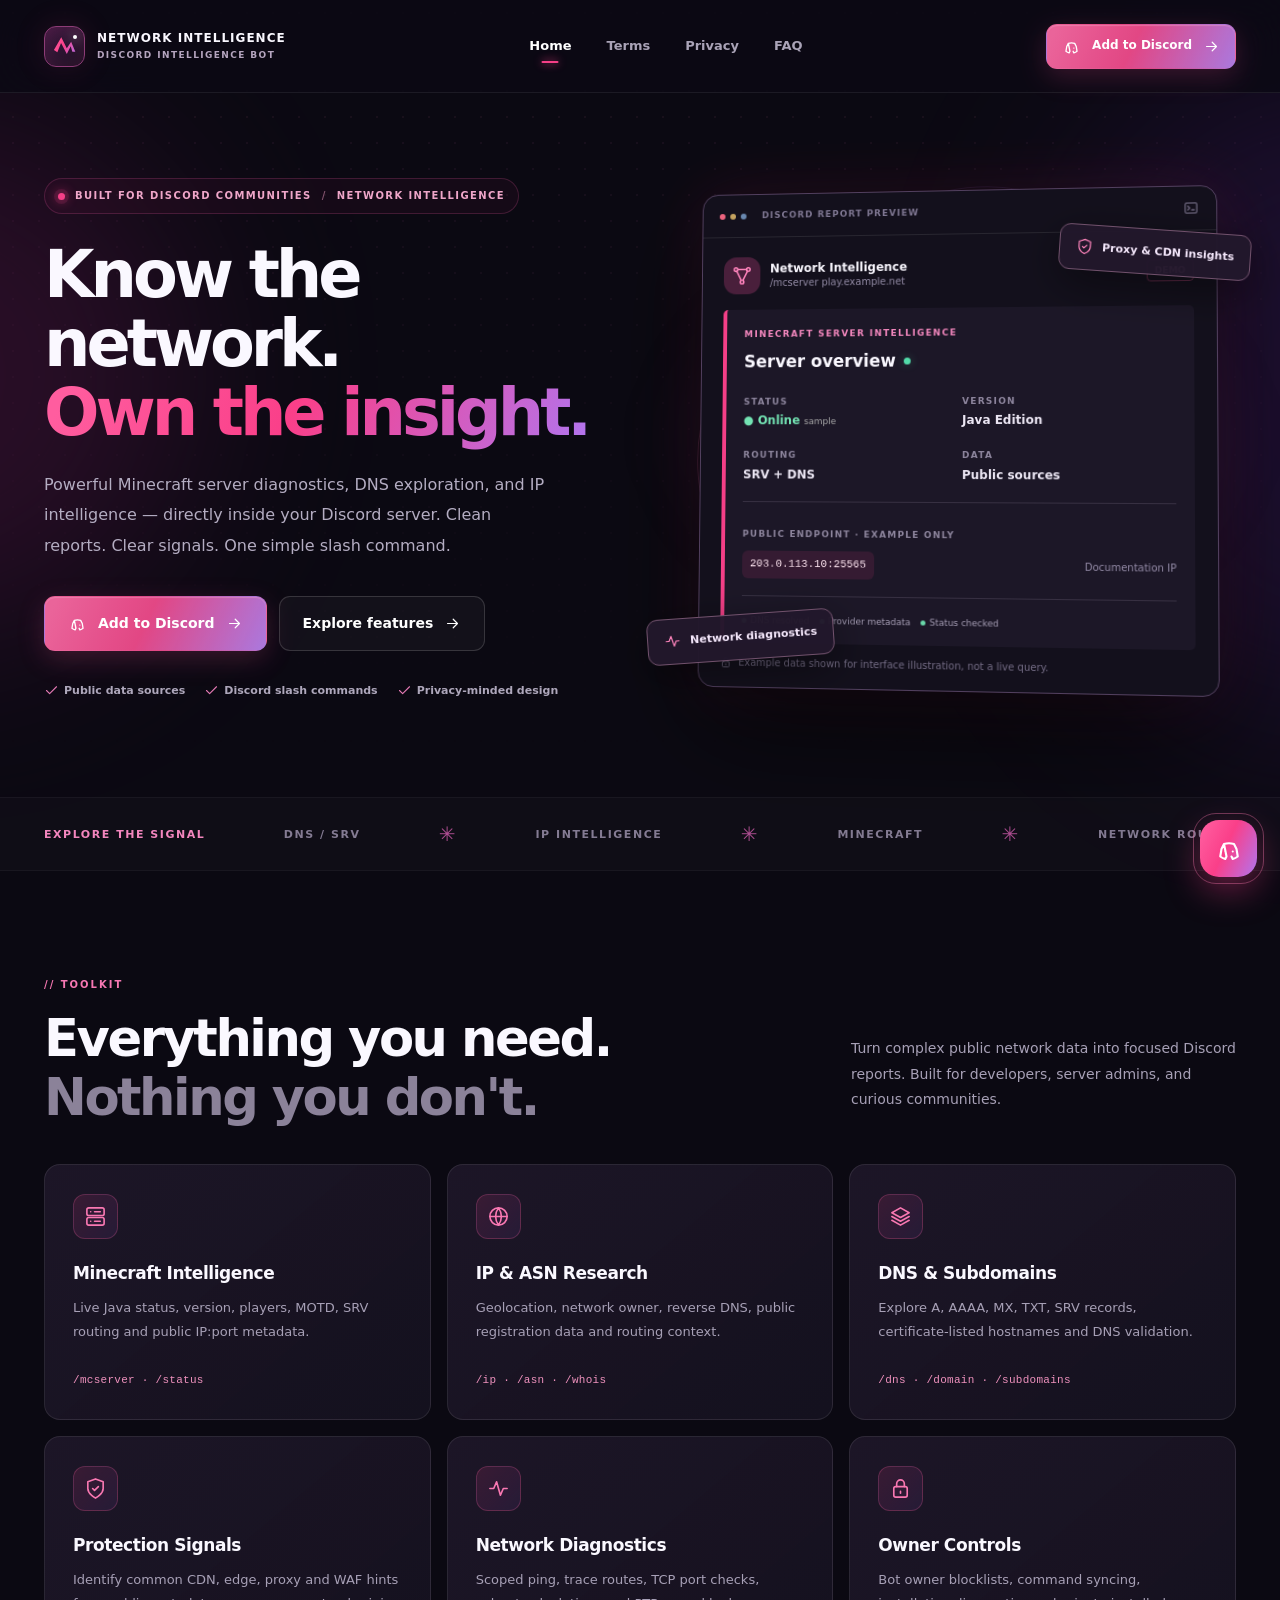
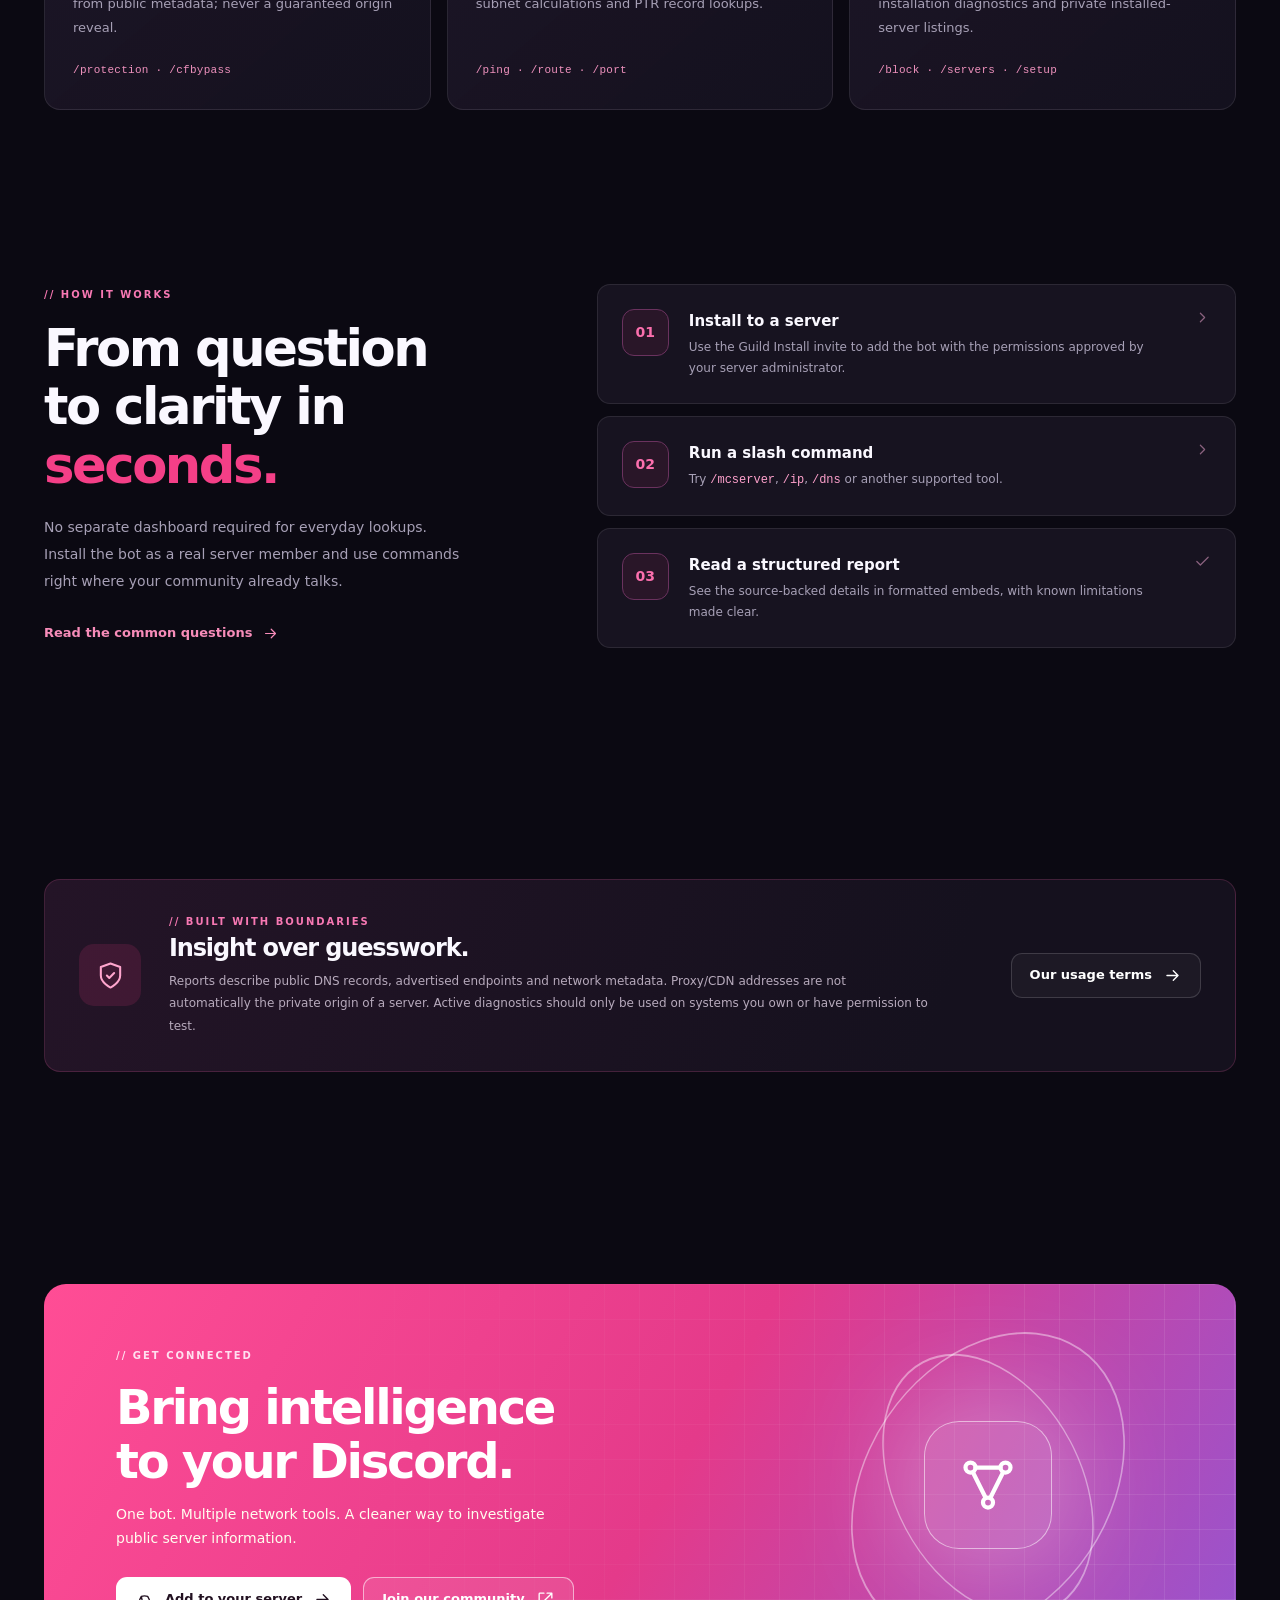
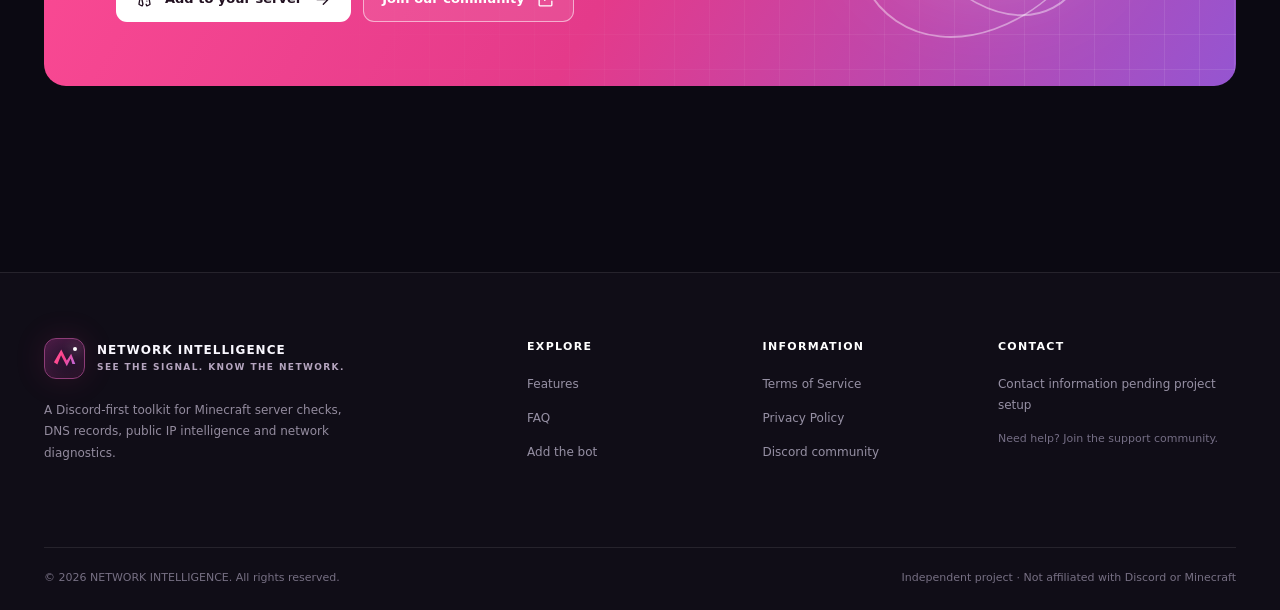
<file: index.html>
<!doctype html>
<html lang="en"><head>
<meta charset="utf-8"><meta name="viewport" content="width=device-width,initial-scale=1">
<meta name="theme-color" content="#0e0b17"><meta name="color-scheme" content="dark">
<meta name="description" content="A powerful Discord bot for Minecraft status, public IP intelligence, DNS, ASN, subdomains and network diagnostics.">
<meta property="og:type" content="website"><meta property="og:title" content="Network Intelligence — Minecraft &amp; Network Discord Bot"><meta property="og:description" content="A powerful Discord bot for Minecraft status, public IP intelligence, DNS, ASN, subdomains and network diagnostics.">
<title>Network Intelligence — Minecraft &amp; Network Discord Bot</title>
<link rel="icon" type="image/svg+xml" href="assets/favicon.svg"><link rel="stylesheet" href="styles.css">
<script defer src="site-config.js"></script><script defer src="app.js"></script>
</head><body>
<a class="skip-link" href="#main-content">Skip to content</a>
<div class="site-glow glow-left" aria-hidden="true"></div><div class="site-glow glow-right" aria-hidden="true"></div>
<header class="site-header"><div class="wrap nav-wrap">
<a class="brand" href="index.html" aria-label="Network Intelligence Home"><span class="brand-mark"><span class="brand-spark"></span></span><span class="brand-copy"><strong data-brand>NETWORK INTELLIGENCE</strong><small>DISCORD INTELLIGENCE BOT</small></span></a>
<button class="mobile-menu-toggle" type="button" aria-expanded="false" aria-controls="nav-links" aria-label="Open navigation"><svg class="icon" aria-hidden="true" viewBox="0 0 24 24" fill="none" stroke="currentColor" stroke-width="1.7" stroke-linecap="round" stroke-linejoin="round"><path d="M4 7h16M4 12h16M4 17h16"/></svg></button>
<nav class="main-nav" id="nav-links" aria-label="Main navigation"><a href="index.html" class="active" aria-current="page">Home</a><a href="terms.html" class="" >Terms</a><a href="privacy.html" class="" >Privacy</a><a href="faq.html" class="" >FAQ</a></nav>
<div class="header-cta"><a class="btn btn-primary btn-small" href="#" data-link="bot"><svg class="icon" aria-hidden="true" viewBox="0 0 24 24" fill="none" stroke="currentColor" stroke-width="1.7" stroke-linecap="round" stroke-linejoin="round"><path d="M8 8a14 14 0 0 1 8 0l2 4 1 6a12 12 0 0 1-4 2l-1-2m-4 0-1 2a12 12 0 0 1-4-2l1-6 2-4ZM9 14h.01M15 14h.01"/></svg> Add to Discord <svg class="mini-icon" aria-hidden="true" viewBox="0 0 24 24" fill="none" stroke="currentColor" stroke-width="1.7" stroke-linecap="round" stroke-linejoin="round"><path d="M5 12h14m-6-6 6 6-6 6"/></svg></a></div>
</div></header><main id="main-content"><section class="hero wrap"><div class="hero-copy"><div class="eyebrow"><span class="eyebrow-dot"></span> BUILT FOR DISCORD COMMUNITIES <span class="eyebrow-sep">/</span> NETWORK INTELLIGENCE</div><h1>Know the network.<br><span class="gradient-text">Own the insight.</span></h1><p class="hero-desc">Powerful Minecraft server diagnostics, DNS exploration, and IP intelligence — directly inside your Discord server. Clean reports. Clear signals. One simple slash command.</p><div class="hero-actions"><a href="#" class="btn btn-primary btn-large" data-link="bot"><svg class="icon" aria-hidden="true" viewBox="0 0 24 24" fill="none" stroke="currentColor" stroke-width="1.7" stroke-linecap="round" stroke-linejoin="round"><path d="M8 8a14 14 0 0 1 8 0l2 4 1 6a12 12 0 0 1-4 2l-1-2m-4 0-1 2a12 12 0 0 1-4-2l1-6 2-4ZM9 14h.01M15 14h.01"/></svg> Add to Discord <svg class="mini-icon" aria-hidden="true" viewBox="0 0 24 24" fill="none" stroke="currentColor" stroke-width="1.7" stroke-linecap="round" stroke-linejoin="round"><path d="M5 12h14m-6-6 6 6-6 6"/></svg></a><a href="#features" class="btn btn-ghost btn-large">Explore features <svg class="mini-icon" aria-hidden="true" viewBox="0 0 24 24" fill="none" stroke="currentColor" stroke-width="1.7" stroke-linecap="round" stroke-linejoin="round"><path d="M5 12h14m-6-6 6 6-6 6"/></svg></a></div><div class="hero-trust"><span><svg class="icon" aria-hidden="true" viewBox="0 0 24 24" fill="none" stroke="currentColor" stroke-width="1.7" stroke-linecap="round" stroke-linejoin="round"><path d="m4 12 5 5L20 6"/></svg> Public data sources</span><span><svg class="icon" aria-hidden="true" viewBox="0 0 24 24" fill="none" stroke="currentColor" stroke-width="1.7" stroke-linecap="round" stroke-linejoin="round"><path d="m4 12 5 5L20 6"/></svg> Discord slash commands</span><span><svg class="icon" aria-hidden="true" viewBox="0 0 24 24" fill="none" stroke="currentColor" stroke-width="1.7" stroke-linecap="round" stroke-linejoin="round"><path d="m4 12 5 5L20 6"/></svg> Privacy-minded design</span></div></div>
<div class="hero-visual" aria-label="Illustrative Discord report preview"><div class="visual-halo"></div><div class="orbit orbit-one"></div><div class="orbit orbit-two"></div><div class="report-window"><div class="report-top"><div class="window-dots"><i></i><i></i><i></i></div><span>DISCORD REPORT PREVIEW</span><svg class="icon" aria-hidden="true" viewBox="0 0 24 24" fill="none" stroke="currentColor" stroke-width="1.7" stroke-linecap="round" stroke-linejoin="round"><rect x="3" y="4" width="18" height="16" rx="2"/><path d="m7 9 3 3-3 3m6 0h4"/></svg></div><div class="report-body"><div class="report-headline"><span class="report-logo"><svg class="icon" aria-hidden="true" viewBox="0 0 24 24" fill="none" stroke="currentColor" stroke-width="1.7" stroke-linecap="round" stroke-linejoin="round"><circle cx="5" cy="5" r="2"/><circle cx="19" cy="5" r="2"/><circle cx="12" cy="19" r="2"/><path d="m6 7 5 10m7-10-5 10M7 5h10"/></svg></span><div><strong>Network Intelligence</strong><span> /mcserver play.example.net</span></div><span class="preview-tag">DEMO</span></div><div class="embed-box"><div class="embed-eyebrow">MINECRAFT SERVER INTELLIGENCE</div><h3>Server overview <span class="online-dot"></span></h3><div class="embed-grid"><div><label>STATUS</label><strong class="success-text">● Online <small>sample</small></strong></div><div><label>VERSION</label><strong>Java Edition</strong></div><div><label>ROUTING</label><strong>SRV + DNS</strong></div><div><label>DATA</label><strong>Public sources</strong></div></div><div class="embed-rule"></div><label class="embed-label">PUBLIC ENDPOINT · EXAMPLE ONLY</label><div class="endpoint-row"><code>203.0.113.10:25565</code><span>Documentation IP</span></div><div class="embed-rule"></div><div class="embed-trace"><span><i></i> DNS resolved</span><span><i></i> Provider metadata</span><span><i></i> Status checked</span></div></div><div class="report-foot"><svg class="icon" aria-hidden="true" viewBox="0 0 24 24" fill="none" stroke="currentColor" stroke-width="1.7" stroke-linecap="round" stroke-linejoin="round"><rect x="5" y="10" width="14" height="11" rx="2"/><path d="M8 10V7a4 4 0 0 1 8 0v3m-4 5v2"/></svg> Example data shown for interface illustration, not a live query.</div></div></div><div class="float-chip chip-top"><svg class="icon" aria-hidden="true" viewBox="0 0 24 24" fill="none" stroke="currentColor" stroke-width="1.7" stroke-linecap="round" stroke-linejoin="round"><path d="M12 22s8-4 8-10V5l-8-3-8 3v7c0 6 8 10 8 10Z"/><path d="m9 12 2 2 4-4"/></svg> Proxy & CDN insights</div><div class="float-chip chip-bottom"><svg class="icon" aria-hidden="true" viewBox="0 0 24 24" fill="none" stroke="currentColor" stroke-width="1.7" stroke-linecap="round" stroke-linejoin="round"><path d="M3 12h4l3-7 4 14 3-7h4"/></svg> Network diagnostics</div></div></section>
<section class="ticker-band"><div class="wrap ticker-flex"><span>EXPLORE THE SIGNAL</span><span>DNS / SRV</span><span class="ticker-star">✳</span><span>IP INTELLIGENCE</span><span class="ticker-star">✳</span><span>MINECRAFT</span><span class="ticker-star">✳</span><span>NETWORK ROUTES</span></div></section>
<section class="section wrap" id="features"><div class="section-heading"><div><div class="section-kicker">// TOOLKIT</div><h2>Everything you need.<br><span class="muted-heading">Nothing you don't.</span></h2></div><p>Turn complex public network data into focused Discord reports. Built for developers, server admins, and curious communities.</p></div><div class="feature-grid"><article class="feature-card reveal"><div class="feature-icon"><svg class="icon" aria-hidden="true" viewBox="0 0 24 24" fill="none" stroke="currentColor" stroke-width="1.7" stroke-linecap="round" stroke-linejoin="round"><rect x="3" y="3" width="18" height="8" rx="2"/><rect x="3" y="13" width="18" height="8" rx="2"/><path d="M7 7h.01M7 17h.01M11 7h6M11 17h6"/></svg></div><h3>Minecraft Intelligence</h3><p>Live Java status, version, players, MOTD, SRV routing and public IP:port metadata.</p><div class="feature-tags">/mcserver · /status</div></article><article class="feature-card reveal"><div class="feature-icon"><svg class="icon" aria-hidden="true" viewBox="0 0 24 24" fill="none" stroke="currentColor" stroke-width="1.7" stroke-linecap="round" stroke-linejoin="round"><circle cx="12" cy="12" r="9"/><path d="M3 12h18M12 3a15 15 0 0 1 0 18M12 3a15 15 0 0 0 0 18"/></svg></div><h3>IP & ASN Research</h3><p>Geolocation, network owner, reverse DNS, public registration data and routing context.</p><div class="feature-tags">/ip · /asn · /whois</div></article><article class="feature-card reveal"><div class="feature-icon"><svg class="icon" aria-hidden="true" viewBox="0 0 24 24" fill="none" stroke="currentColor" stroke-width="1.7" stroke-linecap="round" stroke-linejoin="round"><path d="m12 3 9 5-9 5-9-5 9-5Zm-9 9 9 5 9-5M3 16l9 5 9-5"/></svg></div><h3>DNS & Subdomains</h3><p>Explore A, AAAA, MX, TXT, SRV records, certificate-listed hostnames and DNS validation.</p><div class="feature-tags">/dns · /domain · /subdomains</div></article><article class="feature-card reveal"><div class="feature-icon"><svg class="icon" aria-hidden="true" viewBox="0 0 24 24" fill="none" stroke="currentColor" stroke-width="1.7" stroke-linecap="round" stroke-linejoin="round"><path d="M12 22s8-4 8-10V5l-8-3-8 3v7c0 6 8 10 8 10Z"/><path d="m9 12 2 2 4-4"/></svg></div><h3>Protection Signals</h3><p>Identify common CDN, edge, proxy and WAF hints from public metadata; never a guaranteed origin reveal.</p><div class="feature-tags">/protection · /cfbypass</div></article><article class="feature-card reveal"><div class="feature-icon"><svg class="icon" aria-hidden="true" viewBox="0 0 24 24" fill="none" stroke="currentColor" stroke-width="1.7" stroke-linecap="round" stroke-linejoin="round"><path d="M3 12h4l3-7 4 14 3-7h4"/></svg></div><h3>Network Diagnostics</h3><p>Scoped ping, trace routes, TCP port checks, subnet calculations and PTR record lookups.</p><div class="feature-tags">/ping · /route · /port</div></article><article class="feature-card reveal"><div class="feature-icon"><svg class="icon" aria-hidden="true" viewBox="0 0 24 24" fill="none" stroke="currentColor" stroke-width="1.7" stroke-linecap="round" stroke-linejoin="round"><rect x="5" y="10" width="14" height="11" rx="2"/><path d="M8 10V7a4 4 0 0 1 8 0v3m-4 5v2"/></svg></div><h3>Owner Controls</h3><p>Bot owner blocklists, command syncing, installation diagnostics and private installed-server listings.</p><div class="feature-tags">/block · /servers · /setup</div></article></div></section>
<section class="section wrap workflow"><div class="work-left"><div class="section-kicker">// HOW IT WORKS</div><h2>From question<br>to clarity in <em>seconds.</em></h2><p>No separate dashboard required for everyday lookups. Install the bot as a real server member and use commands right where your community already talks.</p><a href="faq.html" class="text-link">Read the common questions <svg class="icon" aria-hidden="true" viewBox="0 0 24 24" fill="none" stroke="currentColor" stroke-width="1.7" stroke-linecap="round" stroke-linejoin="round"><path d="M5 12h14m-6-6 6 6-6 6"/></svg></a></div><div class="steps"><div class="step reveal"><div class="step-no">01</div><div><h3>Install to a server</h3><p>Use the Guild Install invite to add the bot with the permissions approved by your server administrator.</p></div><svg class="icon" aria-hidden="true" viewBox="0 0 24 24" fill="none" stroke="currentColor" stroke-width="1.7" stroke-linecap="round" stroke-linejoin="round"><path d="m9 18 6-6-6-6"/></svg></div><div class="step reveal"><div class="step-no">02</div><div><h3>Run a slash command</h3><p>Try <code>/mcserver</code>, <code>/ip</code>, <code>/dns</code> or another supported tool.</p></div><svg class="icon" aria-hidden="true" viewBox="0 0 24 24" fill="none" stroke="currentColor" stroke-width="1.7" stroke-linecap="round" stroke-linejoin="round"><path d="m9 18 6-6-6-6"/></svg></div><div class="step reveal"><div class="step-no">03</div><div><h3>Read a structured report</h3><p>See the source-backed details in formatted embeds, with known limitations made clear.</p></div><svg class="icon" aria-hidden="true" viewBox="0 0 24 24" fill="none" stroke="currentColor" stroke-width="1.7" stroke-linecap="round" stroke-linejoin="round"><path d="m4 12 5 5L20 6"/></svg></div></div></section>
<section class="section wrap"><div class="trust-panel"><div class="trust-icon"><svg class="icon" aria-hidden="true" viewBox="0 0 24 24" fill="none" stroke="currentColor" stroke-width="1.7" stroke-linecap="round" stroke-linejoin="round"><path d="M12 22s8-4 8-10V5l-8-3-8 3v7c0 6 8 10 8 10Z"/><path d="m9 12 2 2 4-4"/></svg></div><div><span class="section-kicker">// BUILT WITH BOUNDARIES</span><h2>Insight over guesswork.</h2><p>Reports describe public DNS records, advertised endpoints and network metadata. Proxy/CDN addresses are not automatically the private origin of a server. Active diagnostics should only be used on systems you own or have permission to test.</p></div><a href="terms.html" class="btn btn-ghost">Our usage terms <svg class="icon" aria-hidden="true" viewBox="0 0 24 24" fill="none" stroke="currentColor" stroke-width="1.7" stroke-linecap="round" stroke-linejoin="round"><path d="M5 12h14m-6-6 6 6-6 6"/></svg></a></div></section>
<section class="section wrap"><div class="cta-panel"><div class="cta-grid"></div><div class="cta-content"><div class="section-kicker light-kicker">// GET CONNECTED</div><h2>Bring intelligence<br>to your Discord.</h2><p>One bot. Multiple network tools. A cleaner way to investigate public server information.</p><div class="cta-buttons"><a class="btn btn-white" href="#" data-link="bot"><svg class="icon" aria-hidden="true" viewBox="0 0 24 24" fill="none" stroke="currentColor" stroke-width="1.7" stroke-linecap="round" stroke-linejoin="round"><path d="M8 8a14 14 0 0 1 8 0l2 4 1 6a12 12 0 0 1-4 2l-1-2m-4 0-1 2a12 12 0 0 1-4-2l1-6 2-4ZM9 14h.01M15 14h.01"/></svg> Add to your server <svg class="icon" aria-hidden="true" viewBox="0 0 24 24" fill="none" stroke="currentColor" stroke-width="1.7" stroke-linecap="round" stroke-linejoin="round"><path d="M5 12h14m-6-6 6 6-6 6"/></svg></a><a class="btn btn-outline-white" href="#" data-link="support">Join our community <svg class="icon" aria-hidden="true" viewBox="0 0 24 24" fill="none" stroke="currentColor" stroke-width="1.7" stroke-linecap="round" stroke-linejoin="round"><path d="M14 4h6v6m0-6-9 9"/><path d="M20 14v5a1 1 0 0 1-1 1H5a1 1 0 0 1-1-1V5a1 1 0 0 1 1-1h5"/></svg></a></div></div><div class="cta-art" aria-hidden="true"><div class="art-ring art-ring-a"></div><div class="art-ring art-ring-b"></div><div class="art-center"><svg class="icon" aria-hidden="true" viewBox="0 0 24 24" fill="none" stroke="currentColor" stroke-width="1.7" stroke-linecap="round" stroke-linejoin="round"><circle cx="5" cy="5" r="2"/><circle cx="19" cy="5" r="2"/><circle cx="12" cy="19" r="2"/><path d="m6 7 5 10m7-10-5 10M7 5h10"/></svg></div></div></div></section></main><footer class="site-footer"><div class="wrap"><div class="footer-main"><div><a class="brand" href="index.html"><span class="brand-mark"><span class="brand-spark"></span></span><span class="brand-copy"><strong data-brand>NETWORK INTELLIGENCE</strong><small>SEE THE SIGNAL. KNOW THE NETWORK.</small></span></a><p class="footer-text">A Discord-first toolkit for Minecraft server checks, DNS records, public IP intelligence and network diagnostics.</p></div><div class="footer-links-col"><h3>Explore</h3><a href="index.html#features">Features</a><a href="faq.html">FAQ</a><a href="#" data-link="bot">Add the bot</a></div><div class="footer-links-col"><h3>Information</h3><a href="terms.html">Terms of Service</a><a href="privacy.html">Privacy Policy</a><a href="#" data-link="support">Discord community</a></div><div class="footer-links-col"><h3>Contact</h3><span class="footer-contact" data-contact>Configure contact details</span><span class="footer-prompt">Need help? Join the support community.</span></div></div><div class="footer-bottom"><span>© <span data-year>2026</span> <span data-brand>NETWORK INTELLIGENCE</span>. All rights reserved.</span><span class="footer-disclaimer">Independent project · Not affiliated with Discord or Minecraft</span></div></div></footer>
<a href="#" class="floating-discord" data-link="support" aria-label="Join our Discord support server"><span class="discord-pulse"></span><svg class="icon" aria-hidden="true" viewBox="0 0 24 24" fill="none" stroke="currentColor" stroke-width="1.7" stroke-linecap="round" stroke-linejoin="round"><path d="M8 8a14 14 0 0 1 8 0l2 4 1 6a12 12 0 0 1-4 2l-1-2m-4 0-1 2a12 12 0 0 1-4-2l1-6 2-4ZM9 14h.01M15 14h.01"/></svg><span class="float-hint">Join our Discord</span></a>
<dialog class="link-dialog" id="link-dialog" aria-labelledby="dialog-title"><div class="dialog-icon"><svg class="icon" aria-hidden="true" viewBox="0 0 24 24" fill="none" stroke="currentColor" stroke-width="1.7" stroke-linecap="round" stroke-linejoin="round"><rect x="5" y="10" width="14" height="11" rx="2"/><path d="M8 10V7a4 4 0 0 1 8 0v3m-4 5v2"/></svg></div><h2 id="dialog-title">Link setup needed</h2><p id="dialog-message">The site owner needs to configure this link.</p><button class="btn btn-primary" type="button" data-close-dialog>Got it <svg class="icon" aria-hidden="true" viewBox="0 0 24 24" fill="none" stroke="currentColor" stroke-width="1.7" stroke-linecap="round" stroke-linejoin="round"><path d="m4 12 5 5L20 6"/></svg></button></dialog>
</body></html>
</file>
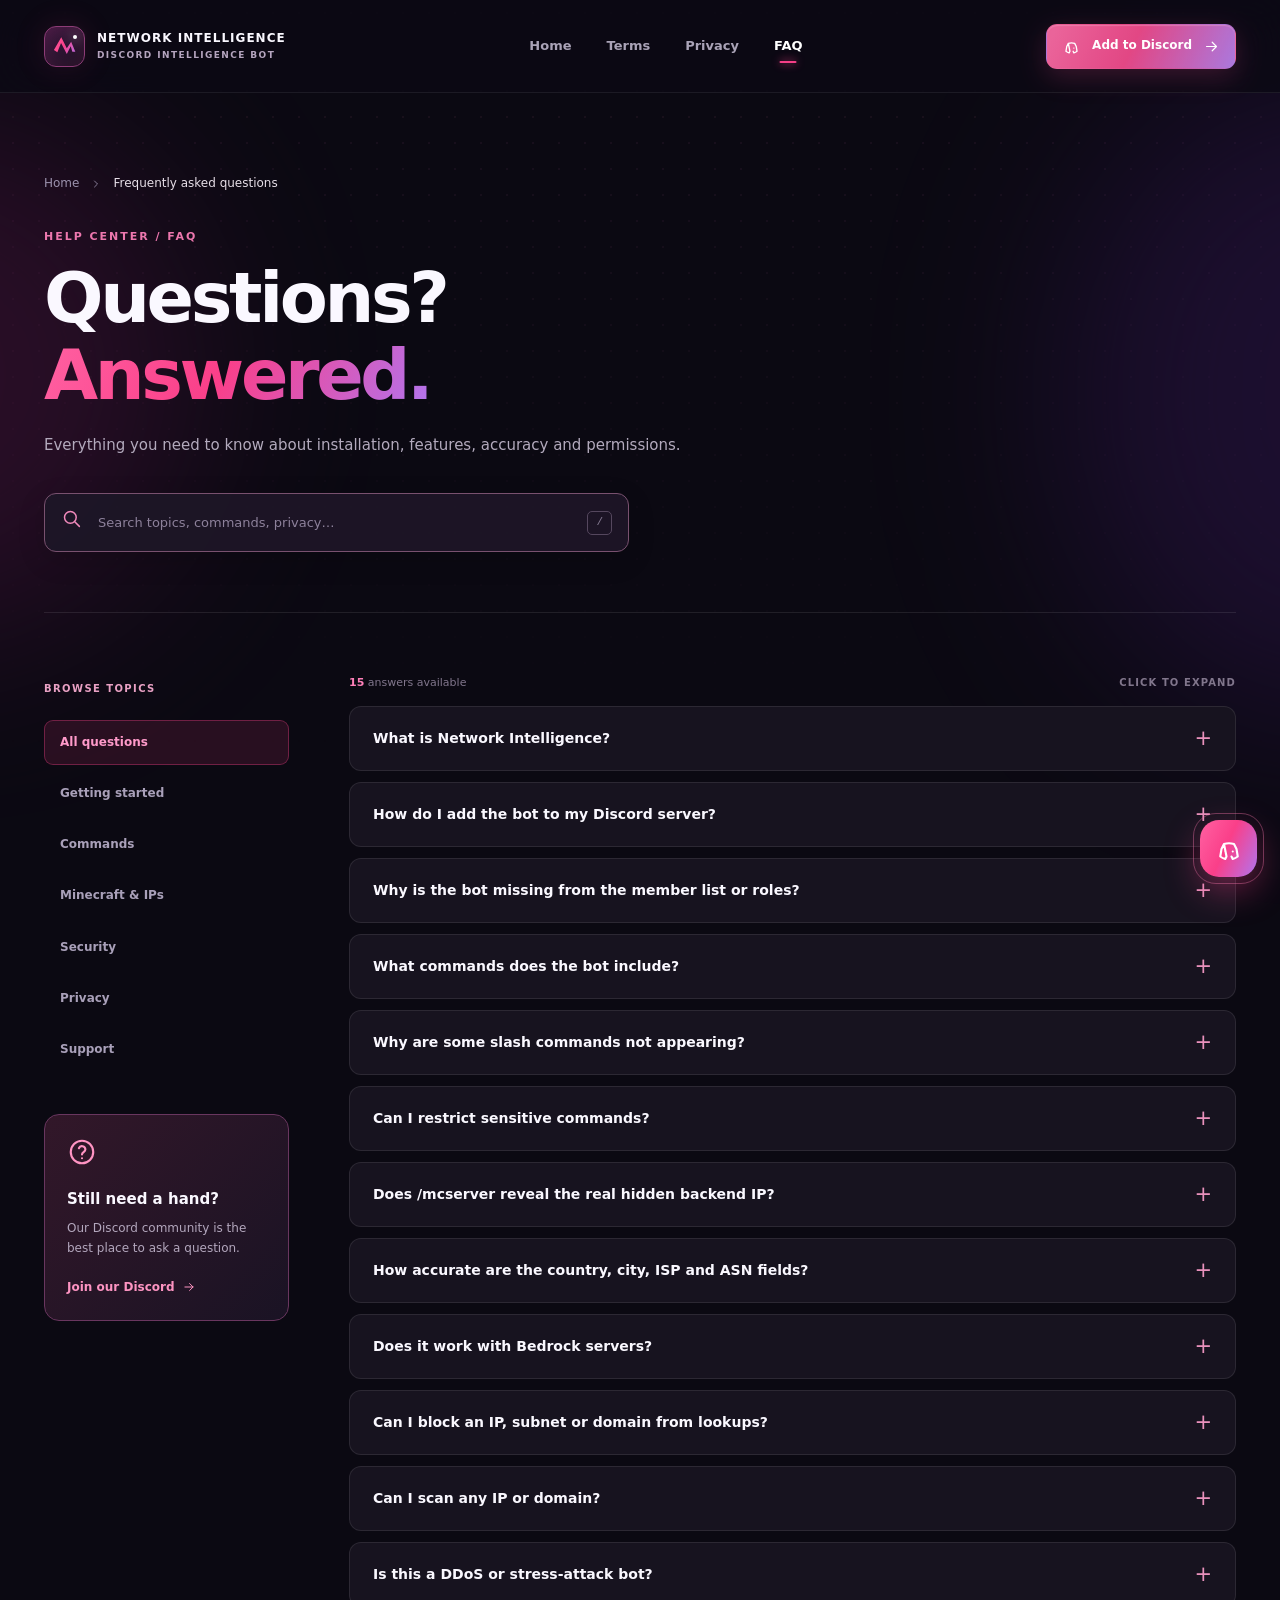
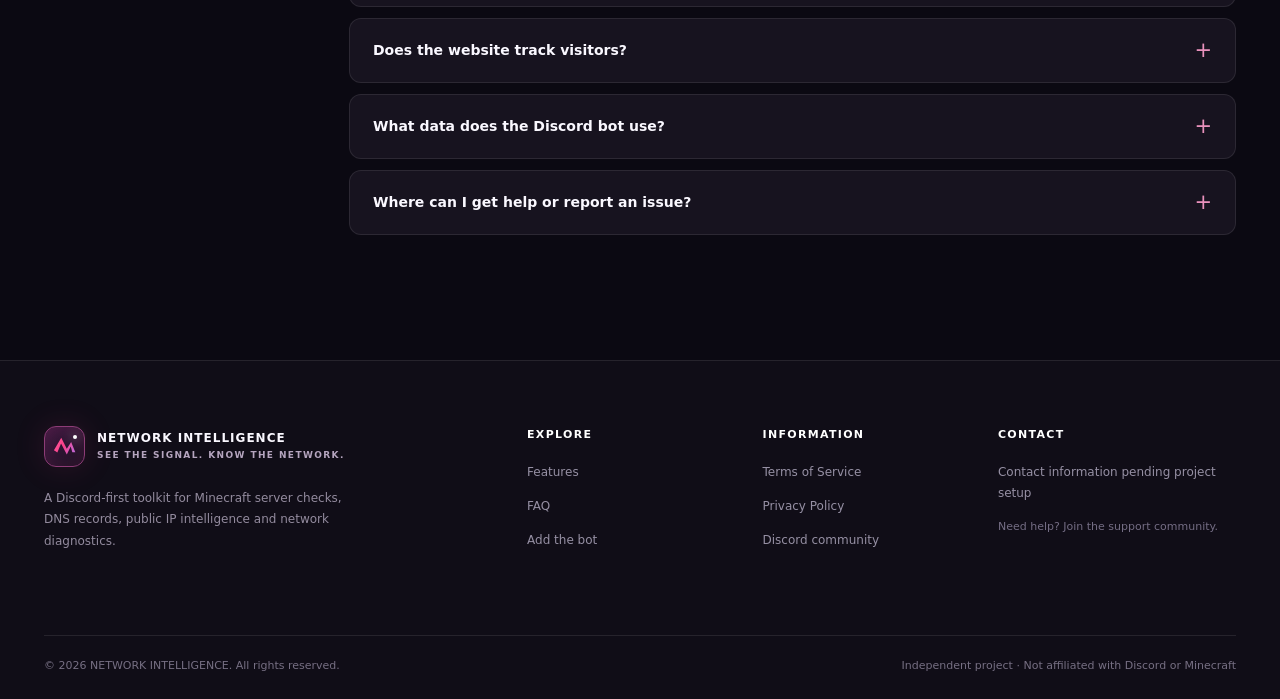
<file: faq.html>
<!doctype html>
<html lang="en"><head>
<meta charset="utf-8"><meta name="viewport" content="width=device-width,initial-scale=1">
<meta name="theme-color" content="#0e0b17"><meta name="color-scheme" content="dark">
<meta name="description" content="Answers about installing Network Intelligence, Minecraft commands, backend IP metadata, security and privacy.">
<meta property="og:type" content="website"><meta property="og:title" content="FAQ — Network Intelligence"><meta property="og:description" content="Answers about installing Network Intelligence, Minecraft commands, backend IP metadata, security and privacy.">
<title>FAQ — Network Intelligence</title>
<link rel="icon" type="image/svg+xml" href="assets/favicon.svg"><link rel="stylesheet" href="styles.css">
<script defer src="site-config.js"></script><script defer src="app.js"></script>
</head><body>
<a class="skip-link" href="#main-content">Skip to content</a>
<div class="site-glow glow-left" aria-hidden="true"></div><div class="site-glow glow-right" aria-hidden="true"></div>
<header class="site-header"><div class="wrap nav-wrap">
<a class="brand" href="index.html" aria-label="Network Intelligence Home"><span class="brand-mark"><span class="brand-spark"></span></span><span class="brand-copy"><strong data-brand>NETWORK INTELLIGENCE</strong><small>DISCORD INTELLIGENCE BOT</small></span></a>
<button class="mobile-menu-toggle" type="button" aria-expanded="false" aria-controls="nav-links" aria-label="Open navigation"><svg class="icon" aria-hidden="true" viewBox="0 0 24 24" fill="none" stroke="currentColor" stroke-width="1.7" stroke-linecap="round" stroke-linejoin="round"><path d="M4 7h16M4 12h16M4 17h16"/></svg></button>
<nav class="main-nav" id="nav-links" aria-label="Main navigation"><a href="index.html" class="" >Home</a><a href="terms.html" class="" >Terms</a><a href="privacy.html" class="" >Privacy</a><a href="faq.html" class="active" aria-current="page">FAQ</a></nav>
<div class="header-cta"><a class="btn btn-primary btn-small" href="#" data-link="bot"><svg class="icon" aria-hidden="true" viewBox="0 0 24 24" fill="none" stroke="currentColor" stroke-width="1.7" stroke-linecap="round" stroke-linejoin="round"><path d="M8 8a14 14 0 0 1 8 0l2 4 1 6a12 12 0 0 1-4 2l-1-2m-4 0-1 2a12 12 0 0 1-4-2l1-6 2-4ZM9 14h.01M15 14h.01"/></svg> Add to Discord <svg class="mini-icon" aria-hidden="true" viewBox="0 0 24 24" fill="none" stroke="currentColor" stroke-width="1.7" stroke-linecap="round" stroke-linejoin="round"><path d="M5 12h14m-6-6 6 6-6 6"/></svg></a></div>
</div></header><main id="main-content"><section class="page-hero wrap faq-hero"><div class="page-breadcrumb"><a href="index.html">Home</a> <svg class="icon" aria-hidden="true" viewBox="0 0 24 24" fill="none" stroke="currentColor" stroke-width="1.7" stroke-linecap="round" stroke-linejoin="round"><path d="m9 18 6-6-6-6"/></svg> <span>Frequently asked questions</span></div><div class="page-eyebrow">HELP CENTER / FAQ</div><h1>Questions?<br><span class="gradient-text">Answered.</span></h1><p>Everything you need to know about installation, features, accuracy and permissions.</p><div class="faq-search"><span><svg class="icon" aria-hidden="true" viewBox="0 0 24 24" fill="none" stroke="currentColor" stroke-width="1.7" stroke-linecap="round" stroke-linejoin="round"><circle cx="10.7" cy="10.7" r="6.7"/><path d="m16 16 5 5"/></svg></span><input id="faq-search" type="search" placeholder="Search topics, commands, privacy…" aria-label="Search frequently asked questions" autocomplete="off"><kbd>/</kbd></div></section><section class="wrap faq-layout"><div class="faq-sidebar"><span class="aside-title">BROWSE TOPICS</span><div class="category-buttons" role="group" aria-label="Filter FAQ by category"><button class="category-btn selected" data-category-filter="All" type="button">All questions</button><button class="category-btn" data-category-filter="Getting started" type="button">Getting started</button><button class="category-btn" data-category-filter="Commands" type="button">Commands</button><button class="category-btn" data-category-filter="Minecraft &amp; IPs" type="button">Minecraft &amp; IPs</button><button class="category-btn" data-category-filter="Security" type="button">Security</button><button class="category-btn" data-category-filter="Privacy" type="button">Privacy</button><button class="category-btn" data-category-filter="Support" type="button">Support</button></div><div class="faq-help"><svg class="icon" aria-hidden="true" viewBox="0 0 24 24" fill="none" stroke="currentColor" stroke-width="1.7" stroke-linecap="round" stroke-linejoin="round"><circle cx="12" cy="12" r="9"/><path d="M9.5 9a2.7 2.7 0 0 1 5.2 1c0 2-2.7 2.2-2.7 4m0 3h.01"/></svg><h3>Still need a hand?</h3><p>Our Discord community is the best place to ask a question.</p><a href="#" data-link="support">Join our Discord <svg class="icon" aria-hidden="true" viewBox="0 0 24 24" fill="none" stroke="currentColor" stroke-width="1.7" stroke-linecap="round" stroke-linejoin="round"><path d="M5 12h14m-6-6 6 6-6 6"/></svg></a></div></div><div class="faq-main"><div class="faq-results-header"><span><strong id="faq-count">15</strong> answers available</span><span>CLICK TO EXPAND</span></div><div id="faq-items" class="faq-items"><details class="faq-item" data-category="Getting started"><summary><span>What is Network Intelligence?</span><span class="faq-plus" aria-hidden="true">+</span></summary><div class="faq-answer"><p>A Discord bot for Minecraft Java server status, SRV/DNS details, public IP intelligence, subdomain discovery, protection signals and other network diagnostics.</p></div></details><details class="faq-item" data-category="Getting started"><summary><span>How do I add the bot to my Discord server?</span><span class="faq-plus" aria-hidden="true">+</span></summary><div class="faq-answer"><p>Click “Add to Discord” and choose a server you have permission to manage. Use the Guild Install flow with the bot and applications.commands scopes so it joins as a normal server member.</p></div></details><details class="faq-item" data-category="Getting started"><summary><span>Why is the bot missing from the member list or roles?</span><span class="faq-plus" aria-hidden="true">+</span></summary><div class="faq-answer"><p>It may have been installed as a User App instead of a Guild App, or its hosting process may not be connected. Revisit the Developer Portal installation settings and install using Guild Install.</p></div></details><details class="faq-item" data-category="Commands"><summary><span>What commands does the bot include?</span><span class="faq-plus" aria-hidden="true">+</span></summary><div class="faq-answer"><p>Minecraft: /mcserver, /status. Network: /ip, /asn, /whois, /dns, /domain, /subdomains, /protection, /cfbypass, /ping, /port, /route, /reverse, /subnet. Utilities and admin: /help, /invite, /setup, /servers, /synccommands, /block, /unblock, /blocklist.</p></div></details><details class="faq-item" data-category="Commands"><summary><span>Why are some slash commands not appearing?</span><span class="faq-plus" aria-hidden="true">+</span></summary><div class="faq-answer"><p>The bot’s commands are registered globally in the referenced v8 version. Check whether the bot is online, whether it was installed with applications.commands, and whether Server Settings → Integrations limits command visibility. The bot owner can use /synccommands to refresh or clear legacy guild-only commands.</p></div></details><details class="faq-item" data-category="Commands"><summary><span>Can I restrict sensitive commands?</span><span class="faq-plus" aria-hidden="true">+</span></summary><div class="faq-answer"><p>Yes. Owner commands such as /block, /unblock, /blocklist, /servers and /synccommands are restricted to configured owner IDs. /port and /cfbypass are administrator-only by default in the referenced configuration.</p></div></details><details class="faq-item" data-category="Minecraft &amp; IPs"><summary><span>Does /mcserver reveal the real hidden backend IP?</span><span class="faq-plus" aria-hidden="true">+</span></summary><div class="faq-answer"><p>Not necessarily. It reports public DNS/SRV endpoints, IP:port candidates and provider metadata. A protected server may route traffic through TCPShield, another proxy or a CDN. Public results are not proof of a private origin.</p></div></details><details class="faq-item" data-category="Minecraft &amp; IPs"><summary><span>How accurate are the country, city, ISP and ASN fields?</span><span class="faq-plus" aria-hidden="true">+</span></summary><div class="faq-answer"><p>The bot uses public metadata providers. ASN and network ownership may be reliable for registered ranges, but IP geolocation is approximate and can describe a proxy rather than the actual game host.</p></div></details><details class="faq-item" data-category="Minecraft &amp; IPs"><summary><span>Does it work with Bedrock servers?</span><span class="faq-plus" aria-hidden="true">+</span></summary><div class="faq-answer"><p>The current /status and /mcserver handshake focuses on Minecraft Java Edition. Bedrock-only servers may show no Java status response.</p></div></details><details class="faq-item" data-category="Security"><summary><span>Can I block an IP, subnet or domain from lookups?</span><span class="faq-plus" aria-hidden="true">+</span></summary><div class="faq-answer"><p>The configured bot owner can use /block, /unblock and /blocklist. Blocks apply globally, and the referenced implementation saves its blocklist in the bot host’s .env file.</p></div></details><details class="faq-item" data-category="Security"><summary><span>Can I scan any IP or domain?</span><span class="faq-plus" aria-hidden="true">+</span></summary><div class="faq-answer"><p>The tool can perform bounded active diagnostics against public targets, but you must have authorization to test them. Restrictions, cooldowns and configured scan limits also apply.</p></div></details><details class="faq-item" data-category="Security"><summary><span>Is this a DDoS or stress-attack bot?</span><span class="faq-plus" aria-hidden="true">+</span></summary><div class="faq-answer"><p>No. The supplied Network Intelligence bot does not include DDoS launch functionality. Its commands are for public information and scoped diagnostics.</p></div></details><details class="faq-item" data-category="Privacy"><summary><span>Does the website track visitors?</span><span class="faq-plus" aria-hidden="true">+</span></summary><div class="faq-answer"><p>The provided website includes no analytics, tracking cookies, forms or accounts. Your hosting provider may still process normal request logs. See the Privacy Policy.</p></div></details><details class="faq-item" data-category="Privacy"><summary><span>What data does the Discord bot use?</span><span class="faq-plus" aria-hidden="true">+</span></summary><div class="faq-answer"><p>It processes Discord interaction metadata and the domains, IPs or ports you submit for commands. It may request public data from external providers and log operational errors. See the Privacy Policy for details.</p></div></details><details class="faq-item" data-category="Support"><summary><span>Where can I get help or report an issue?</span><span class="faq-plus" aria-hidden="true">+</span></summary><div class="faq-answer"><p>Use the Discord community button when the project owner has configured the support invite, or contact the operator using the address on the Terms and Privacy pages.</p></div></details></div><div class="faq-empty" id="faq-empty" hidden><svg class="icon" aria-hidden="true" viewBox="0 0 24 24" fill="none" stroke="currentColor" stroke-width="1.7" stroke-linecap="round" stroke-linejoin="round"><circle cx="10.7" cy="10.7" r="6.7"/><path d="m16 16 5 5"/></svg><h3>No matching questions</h3><p>Try a different keyword or choose another topic.</p><button class="btn btn-ghost" id="faq-reset" type="button">Clear search <svg class="icon" aria-hidden="true" viewBox="0 0 24 24" fill="none" stroke="currentColor" stroke-width="1.7" stroke-linecap="round" stroke-linejoin="round"><path d="M6 6l12 12M18 6 6 18"/></svg></button></div></div></section></main><footer class="site-footer"><div class="wrap"><div class="footer-main"><div><a class="brand" href="index.html"><span class="brand-mark"><span class="brand-spark"></span></span><span class="brand-copy"><strong data-brand>NETWORK INTELLIGENCE</strong><small>SEE THE SIGNAL. KNOW THE NETWORK.</small></span></a><p class="footer-text">A Discord-first toolkit for Minecraft server checks, DNS records, public IP intelligence and network diagnostics.</p></div><div class="footer-links-col"><h3>Explore</h3><a href="index.html#features">Features</a><a href="faq.html">FAQ</a><a href="#" data-link="bot">Add the bot</a></div><div class="footer-links-col"><h3>Information</h3><a href="terms.html">Terms of Service</a><a href="privacy.html">Privacy Policy</a><a href="#" data-link="support">Discord community</a></div><div class="footer-links-col"><h3>Contact</h3><span class="footer-contact" data-contact>Configure contact details</span><span class="footer-prompt">Need help? Join the support community.</span></div></div><div class="footer-bottom"><span>© <span data-year>2026</span> <span data-brand>NETWORK INTELLIGENCE</span>. All rights reserved.</span><span class="footer-disclaimer">Independent project · Not affiliated with Discord or Minecraft</span></div></div></footer>
<a href="#" class="floating-discord" data-link="support" aria-label="Join our Discord support server"><span class="discord-pulse"></span><svg class="icon" aria-hidden="true" viewBox="0 0 24 24" fill="none" stroke="currentColor" stroke-width="1.7" stroke-linecap="round" stroke-linejoin="round"><path d="M8 8a14 14 0 0 1 8 0l2 4 1 6a12 12 0 0 1-4 2l-1-2m-4 0-1 2a12 12 0 0 1-4-2l1-6 2-4ZM9 14h.01M15 14h.01"/></svg><span class="float-hint">Join our Discord</span></a>
<dialog class="link-dialog" id="link-dialog" aria-labelledby="dialog-title"><div class="dialog-icon"><svg class="icon" aria-hidden="true" viewBox="0 0 24 24" fill="none" stroke="currentColor" stroke-width="1.7" stroke-linecap="round" stroke-linejoin="round"><rect x="5" y="10" width="14" height="11" rx="2"/><path d="M8 10V7a4 4 0 0 1 8 0v3m-4 5v2"/></svg></div><h2 id="dialog-title">Link setup needed</h2><p id="dialog-message">The site owner needs to configure this link.</p><button class="btn btn-primary" type="button" data-close-dialog>Got it <svg class="icon" aria-hidden="true" viewBox="0 0 24 24" fill="none" stroke="currentColor" stroke-width="1.7" stroke-linecap="round" stroke-linejoin="round"><path d="m4 12 5 5L20 6"/></svg></button></dialog>
</body></html>
</file>
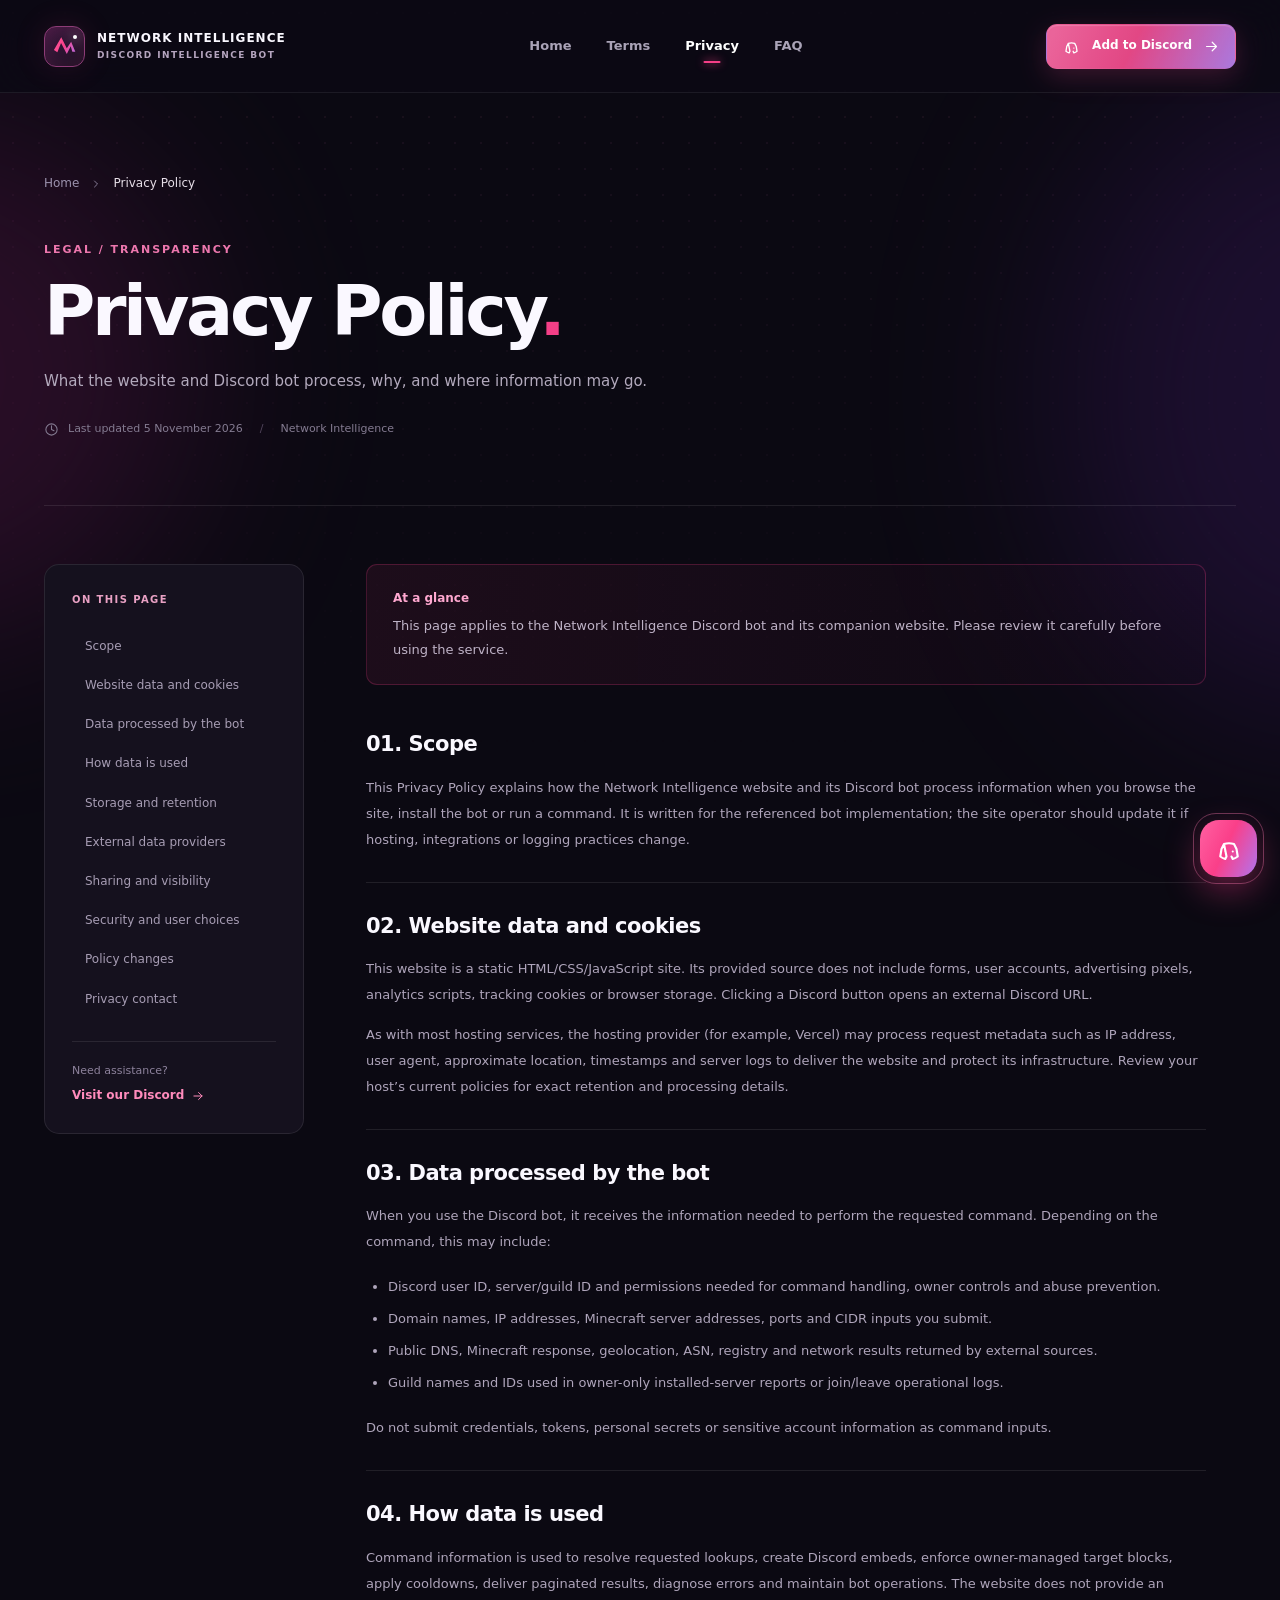
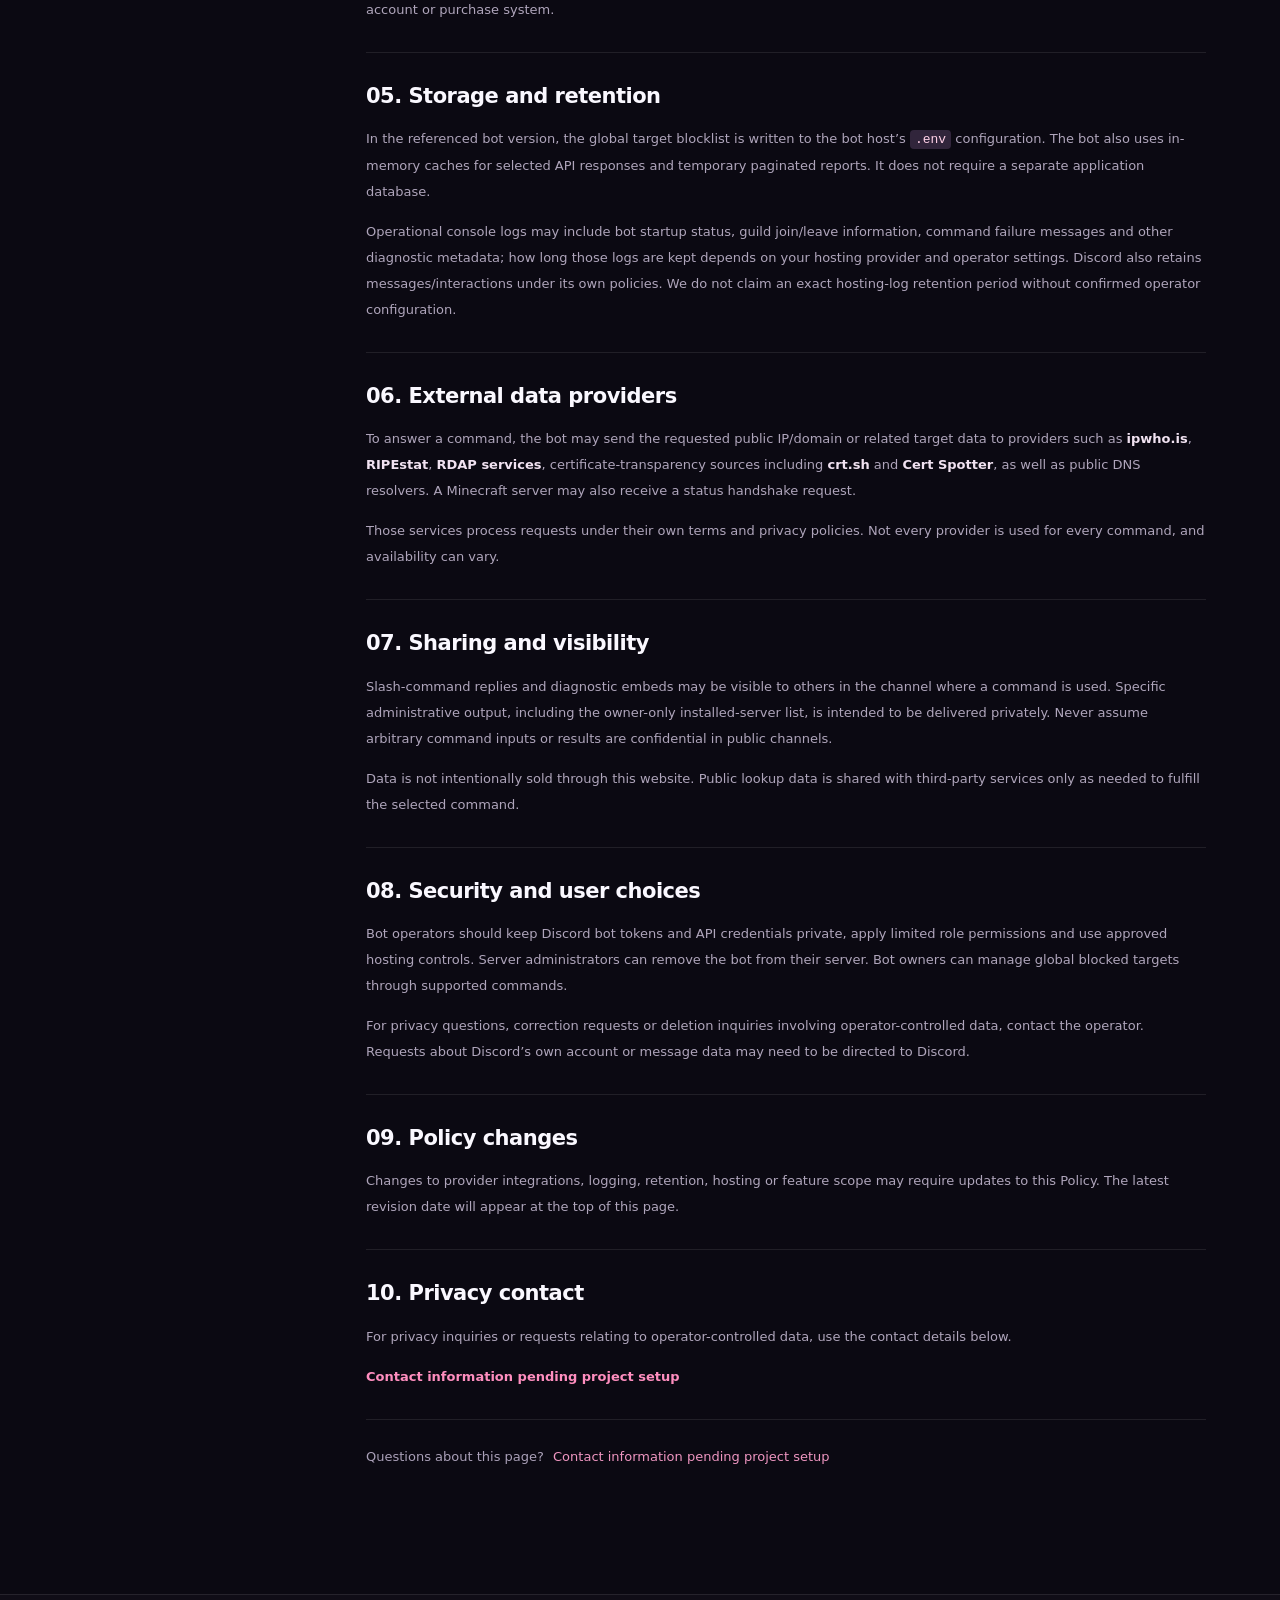
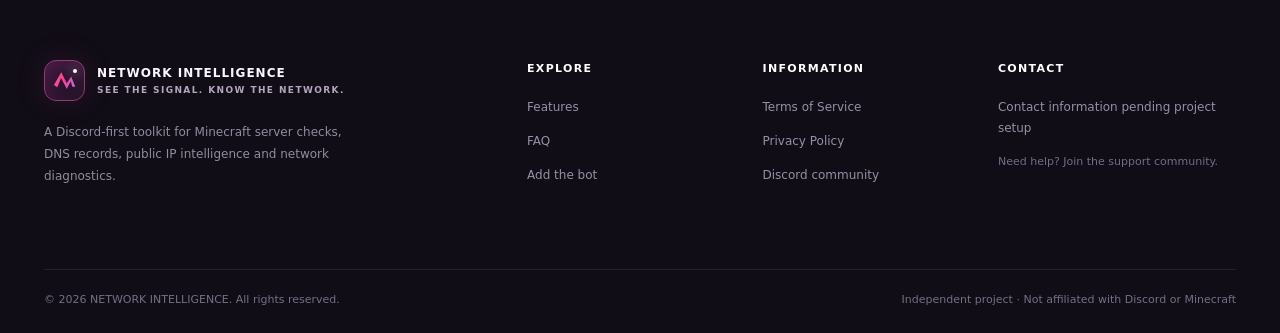
<file: privacy.html>
<!doctype html>
<html lang="en"><head>
<meta charset="utf-8"><meta name="viewport" content="width=device-width,initial-scale=1">
<meta name="theme-color" content="#0e0b17"><meta name="color-scheme" content="dark">
<meta name="description" content="Privacy information for the Network Intelligence Discord bot, its network lookups, Discord metadata and static website.">
<meta property="og:type" content="website"><meta property="og:title" content="Privacy Policy — Network Intelligence"><meta property="og:description" content="Privacy information for the Network Intelligence Discord bot, its network lookups, Discord metadata and static website.">
<title>Privacy Policy — Network Intelligence</title>
<link rel="icon" type="image/svg+xml" href="assets/favicon.svg"><link rel="stylesheet" href="styles.css">
<script defer src="site-config.js"></script><script defer src="app.js"></script>
</head><body>
<a class="skip-link" href="#main-content">Skip to content</a>
<div class="site-glow glow-left" aria-hidden="true"></div><div class="site-glow glow-right" aria-hidden="true"></div>
<header class="site-header"><div class="wrap nav-wrap">
<a class="brand" href="index.html" aria-label="Network Intelligence Home"><span class="brand-mark"><span class="brand-spark"></span></span><span class="brand-copy"><strong data-brand>NETWORK INTELLIGENCE</strong><small>DISCORD INTELLIGENCE BOT</small></span></a>
<button class="mobile-menu-toggle" type="button" aria-expanded="false" aria-controls="nav-links" aria-label="Open navigation"><svg class="icon" aria-hidden="true" viewBox="0 0 24 24" fill="none" stroke="currentColor" stroke-width="1.7" stroke-linecap="round" stroke-linejoin="round"><path d="M4 7h16M4 12h16M4 17h16"/></svg></button>
<nav class="main-nav" id="nav-links" aria-label="Main navigation"><a href="index.html" class="" >Home</a><a href="terms.html" class="" >Terms</a><a href="privacy.html" class="active" aria-current="page">Privacy</a><a href="faq.html" class="" >FAQ</a></nav>
<div class="header-cta"><a class="btn btn-primary btn-small" href="#" data-link="bot"><svg class="icon" aria-hidden="true" viewBox="0 0 24 24" fill="none" stroke="currentColor" stroke-width="1.7" stroke-linecap="round" stroke-linejoin="round"><path d="M8 8a14 14 0 0 1 8 0l2 4 1 6a12 12 0 0 1-4 2l-1-2m-4 0-1 2a12 12 0 0 1-4-2l1-6 2-4ZM9 14h.01M15 14h.01"/></svg> Add to Discord <svg class="mini-icon" aria-hidden="true" viewBox="0 0 24 24" fill="none" stroke="currentColor" stroke-width="1.7" stroke-linecap="round" stroke-linejoin="round"><path d="M5 12h14m-6-6 6 6-6 6"/></svg></a></div>
</div></header><main id="main-content"><section class="page-hero wrap"><div class="page-breadcrumb"><a href="index.html">Home</a> <svg class="icon" aria-hidden="true" viewBox="0 0 24 24" fill="none" stroke="currentColor" stroke-width="1.7" stroke-linecap="round" stroke-linejoin="round"><path d="m9 18 6-6-6-6"/></svg> <span>Privacy Policy</span></div><div class="page-eyebrow">LEGAL / TRANSPARENCY</div><h1>Privacy Policy<span class="pink-dot">.</span></h1><p>What the website and Discord bot process, why, and where information may go.</p><div class="page-meta"><svg class="icon" aria-hidden="true" viewBox="0 0 24 24" fill="none" stroke="currentColor" stroke-width="1.7" stroke-linecap="round" stroke-linejoin="round"><circle cx="12" cy="12" r="9"/><path d="M12 6v6l4 2"/></svg> Last updated 5 November 2026<span class="meta-divider">/</span> Network Intelligence</div></section><section class="wrap legal-layout"><aside class="legal-aside"><div class="aside-title">ON THIS PAGE</div><nav aria-label="Page sections"><a href="#scope">Scope</a><a href="#website">Website data and cookies</a><a href="#botdata">Data processed by the bot</a><a href="#usage">How data is used</a><a href="#storage">Storage and retention</a><a href="#providers">External data providers</a><a href="#sharing">Sharing and visibility</a><a href="#security">Security and user choices</a><a href="#updates">Policy changes</a><a href="#contact">Privacy contact</a></nav><div class="aside-help"><span>Need assistance?</span><a href="#" data-link="support">Visit our Discord <svg class="icon" aria-hidden="true" viewBox="0 0 24 24" fill="none" stroke="currentColor" stroke-width="1.7" stroke-linecap="round" stroke-linejoin="round"><path d="M5 12h14m-6-6 6 6-6 6"/></svg></a></div></aside><article class="legal-content"><div class="legal-intro"><strong>At a glance</strong><span>This page applies to the Network Intelligence Discord bot and its companion website. Please review it carefully before using the service.</span></div><section id="scope" class="legal-section"><h2>01. Scope</h2><p>This Privacy Policy explains how the Network Intelligence website and its Discord bot process information when you browse the site, install the bot or run a command. It is written for the referenced bot implementation; the site operator should update it if hosting, integrations or logging practices change.</p></section><section id="website" class="legal-section"><h2>02. Website data and cookies</h2><p>This website is a static HTML/CSS/JavaScript site. Its provided source does not include forms, user accounts, advertising pixels, analytics scripts, tracking cookies or browser storage. Clicking a Discord button opens an external Discord URL.</p><p>As with most hosting services, the hosting provider (for example, Vercel) may process request metadata such as IP address, user agent, approximate location, timestamps and server logs to deliver the website and protect its infrastructure. Review your host’s current policies for exact retention and processing details.</p></section><section id="botdata" class="legal-section"><h2>03. Data processed by the bot</h2><p>When you use the Discord bot, it receives the information needed to perform the requested command. Depending on the command, this may include:</p><ul><li>Discord user ID, server/guild ID and permissions needed for command handling, owner controls and abuse prevention.</li><li>Domain names, IP addresses, Minecraft server addresses, ports and CIDR inputs you submit.</li><li>Public DNS, Minecraft response, geolocation, ASN, registry and network results returned by external sources.</li><li>Guild names and IDs used in owner-only installed-server reports or join/leave operational logs.</li></ul><p>Do not submit credentials, tokens, personal secrets or sensitive account information as command inputs.</p></section><section id="usage" class="legal-section"><h2>04. How data is used</h2><p>Command information is used to resolve requested lookups, create Discord embeds, enforce owner-managed target blocks, apply cooldowns, deliver paginated results, diagnose errors and maintain bot operations. The website does not provide an account or purchase system.</p></section><section id="storage" class="legal-section"><h2>05. Storage and retention</h2><p>In the referenced bot version, the global target blocklist is written to the bot host’s <code>.env</code> configuration. The bot also uses in-memory caches for selected API responses and temporary paginated reports. It does not require a separate application database.</p><p>Operational console logs may include bot startup status, guild join/leave information, command failure messages and other diagnostic metadata; how long those logs are kept depends on your hosting provider and operator settings. Discord also retains messages/interactions under its own policies. We do not claim an exact hosting-log retention period without confirmed operator configuration.</p></section><section id="providers" class="legal-section"><h2>06. External data providers</h2><p>To answer a command, the bot may send the requested public IP/domain or related target data to providers such as <strong>ipwho.is</strong>, <strong>RIPEstat</strong>, <strong>RDAP services</strong>, certificate-transparency sources including <strong>crt.sh</strong> and <strong>Cert Spotter</strong>, as well as public DNS resolvers. A Minecraft server may also receive a status handshake request.</p><p>Those services process requests under their own terms and privacy policies. Not every provider is used for every command, and availability can vary.</p></section><section id="sharing" class="legal-section"><h2>07. Sharing and visibility</h2><p>Slash-command replies and diagnostic embeds may be visible to others in the channel where a command is used. Specific administrative output, including the owner-only installed-server list, is intended to be delivered privately. Never assume arbitrary command inputs or results are confidential in public channels.</p><p>Data is not intentionally sold through this website. Public lookup data is shared with third-party services only as needed to fulfill the selected command.</p></section><section id="security" class="legal-section"><h2>08. Security and user choices</h2><p>Bot operators should keep Discord bot tokens and API credentials private, apply limited role permissions and use approved hosting controls. Server administrators can remove the bot from their server. Bot owners can manage global blocked targets through supported commands.</p><p>For privacy questions, correction requests or deletion inquiries involving operator-controlled data, contact the operator. Requests about Discord’s own account or message data may need to be directed to Discord.</p></section><section id="updates" class="legal-section"><h2>09. Policy changes</h2><p>Changes to provider integrations, logging, retention, hosting or feature scope may require updates to this Policy. The latest revision date will appear at the top of this page.</p></section><section id="contact" class="legal-section"><h2>10. Privacy contact</h2><p>For privacy inquiries or requests relating to operator-controlled data, use the contact details below.</p><p class="contact-inline" data-contact>Contact details pending configuration</p></section><div class="legal-end">Questions about this page? <span data-contact>Configure contact details</span></div></article></section></main><footer class="site-footer"><div class="wrap"><div class="footer-main"><div><a class="brand" href="index.html"><span class="brand-mark"><span class="brand-spark"></span></span><span class="brand-copy"><strong data-brand>NETWORK INTELLIGENCE</strong><small>SEE THE SIGNAL. KNOW THE NETWORK.</small></span></a><p class="footer-text">A Discord-first toolkit for Minecraft server checks, DNS records, public IP intelligence and network diagnostics.</p></div><div class="footer-links-col"><h3>Explore</h3><a href="index.html#features">Features</a><a href="faq.html">FAQ</a><a href="#" data-link="bot">Add the bot</a></div><div class="footer-links-col"><h3>Information</h3><a href="terms.html">Terms of Service</a><a href="privacy.html">Privacy Policy</a><a href="#" data-link="support">Discord community</a></div><div class="footer-links-col"><h3>Contact</h3><span class="footer-contact" data-contact>Configure contact details</span><span class="footer-prompt">Need help? Join the support community.</span></div></div><div class="footer-bottom"><span>© <span data-year>2026</span> <span data-brand>NETWORK INTELLIGENCE</span>. All rights reserved.</span><span class="footer-disclaimer">Independent project · Not affiliated with Discord or Minecraft</span></div></div></footer>
<a href="#" class="floating-discord" data-link="support" aria-label="Join our Discord support server"><span class="discord-pulse"></span><svg class="icon" aria-hidden="true" viewBox="0 0 24 24" fill="none" stroke="currentColor" stroke-width="1.7" stroke-linecap="round" stroke-linejoin="round"><path d="M8 8a14 14 0 0 1 8 0l2 4 1 6a12 12 0 0 1-4 2l-1-2m-4 0-1 2a12 12 0 0 1-4-2l1-6 2-4ZM9 14h.01M15 14h.01"/></svg><span class="float-hint">Join our Discord</span></a>
<dialog class="link-dialog" id="link-dialog" aria-labelledby="dialog-title"><div class="dialog-icon"><svg class="icon" aria-hidden="true" viewBox="0 0 24 24" fill="none" stroke="currentColor" stroke-width="1.7" stroke-linecap="round" stroke-linejoin="round"><rect x="5" y="10" width="14" height="11" rx="2"/><path d="M8 10V7a4 4 0 0 1 8 0v3m-4 5v2"/></svg></div><h2 id="dialog-title">Link setup needed</h2><p id="dialog-message">The site owner needs to configure this link.</p><button class="btn btn-primary" type="button" data-close-dialog>Got it <svg class="icon" aria-hidden="true" viewBox="0 0 24 24" fill="none" stroke="currentColor" stroke-width="1.7" stroke-linecap="round" stroke-linejoin="round"><path d="m4 12 5 5L20 6"/></svg></button></dialog>
</body></html>
</file>
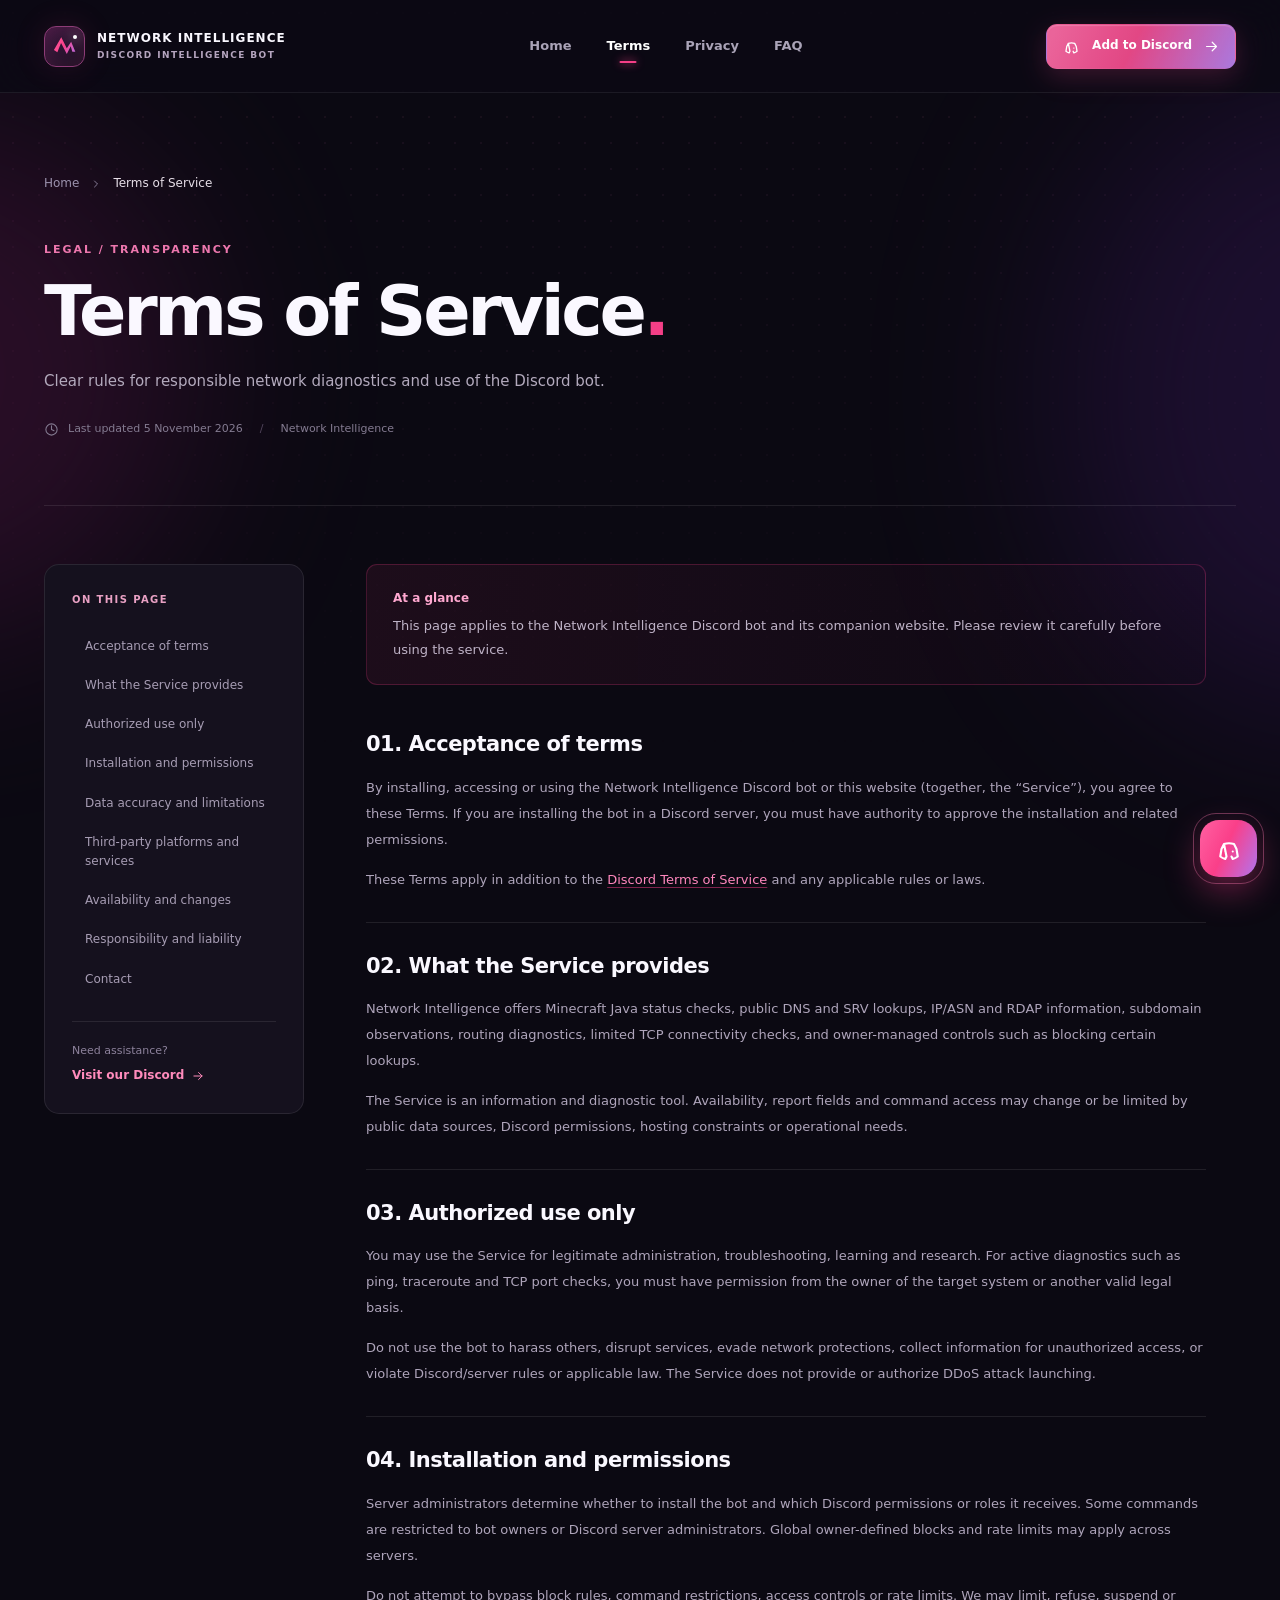
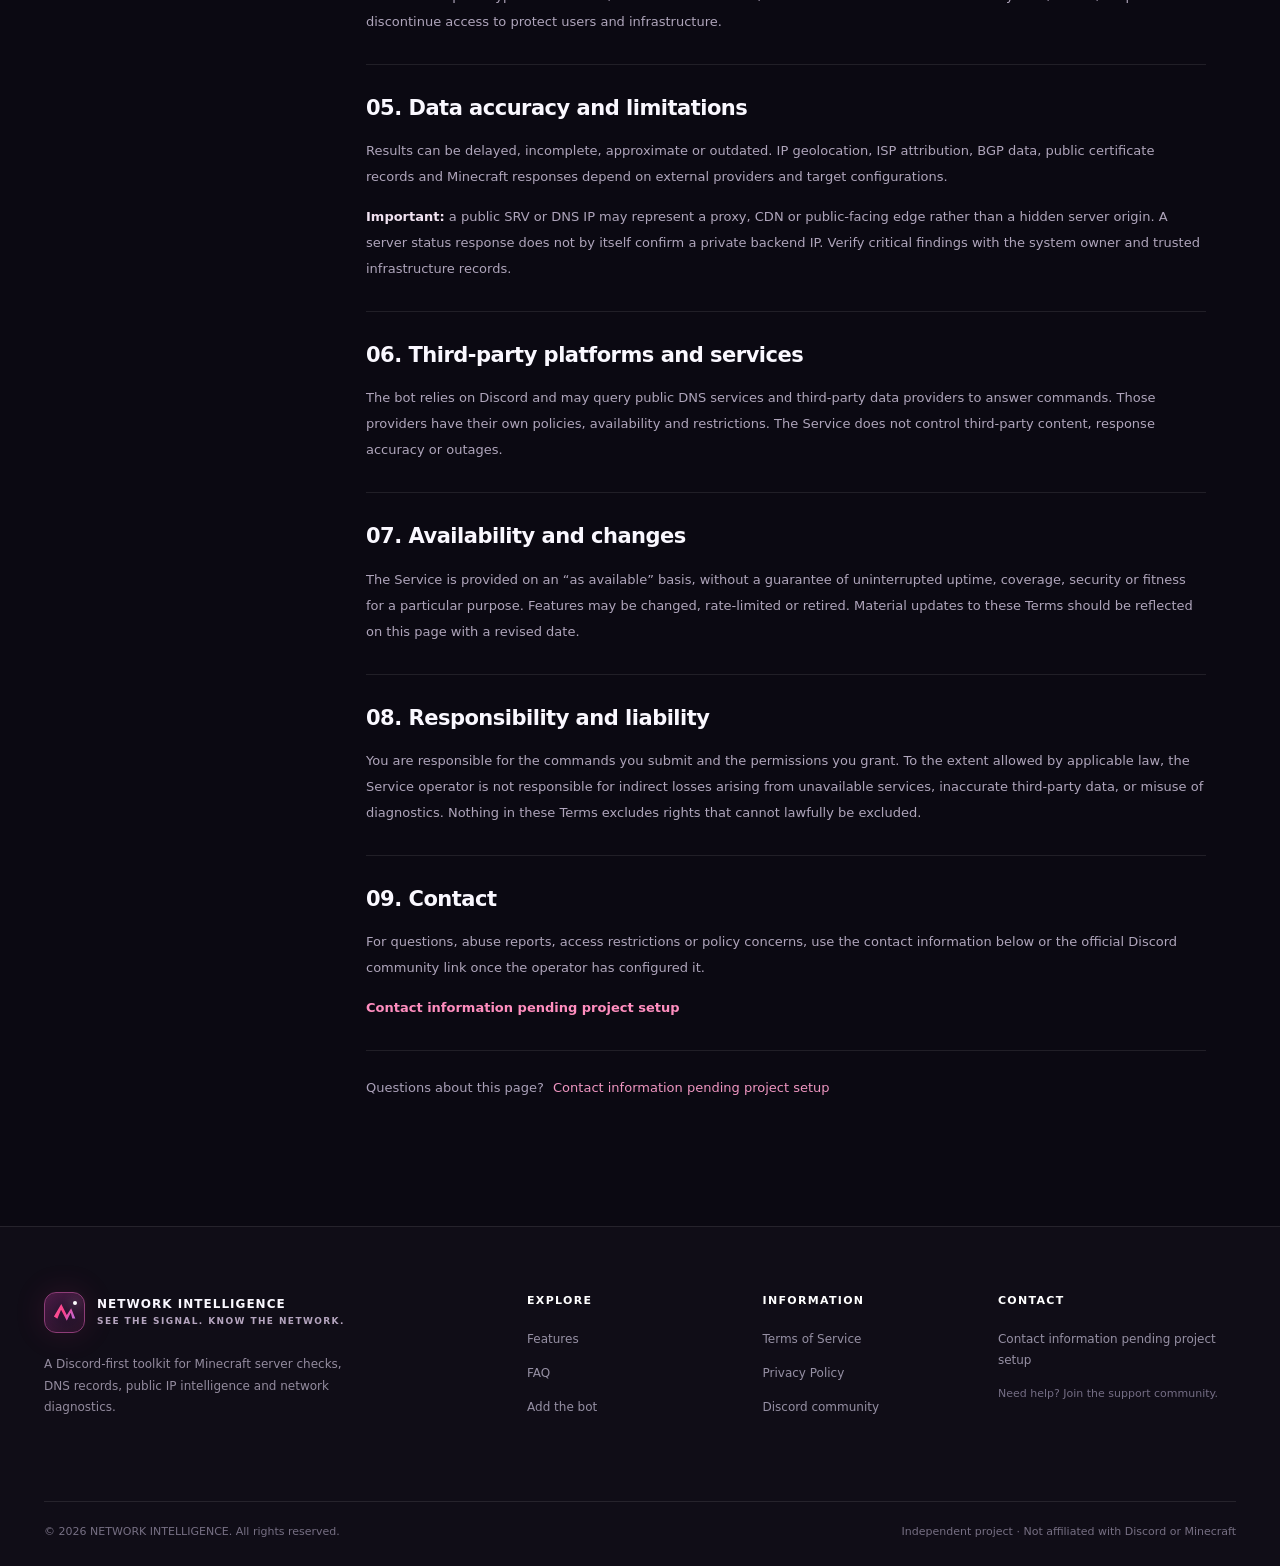
<file: terms.html>
<!doctype html>
<html lang="en"><head>
<meta charset="utf-8"><meta name="viewport" content="width=device-width,initial-scale=1">
<meta name="theme-color" content="#0e0b17"><meta name="color-scheme" content="dark">
<meta name="description" content="Terms for using the Network Intelligence Discord bot, its Minecraft diagnostics and public network lookup tools.">
<meta property="og:type" content="website"><meta property="og:title" content="Terms of Service — Network Intelligence"><meta property="og:description" content="Terms for using the Network Intelligence Discord bot, its Minecraft diagnostics and public network lookup tools.">
<title>Terms of Service — Network Intelligence</title>
<link rel="icon" type="image/svg+xml" href="assets/favicon.svg"><link rel="stylesheet" href="styles.css">
<script defer src="site-config.js"></script><script defer src="app.js"></script>
</head><body>
<a class="skip-link" href="#main-content">Skip to content</a>
<div class="site-glow glow-left" aria-hidden="true"></div><div class="site-glow glow-right" aria-hidden="true"></div>
<header class="site-header"><div class="wrap nav-wrap">
<a class="brand" href="index.html" aria-label="Network Intelligence Home"><span class="brand-mark"><span class="brand-spark"></span></span><span class="brand-copy"><strong data-brand>NETWORK INTELLIGENCE</strong><small>DISCORD INTELLIGENCE BOT</small></span></a>
<button class="mobile-menu-toggle" type="button" aria-expanded="false" aria-controls="nav-links" aria-label="Open navigation"><svg class="icon" aria-hidden="true" viewBox="0 0 24 24" fill="none" stroke="currentColor" stroke-width="1.7" stroke-linecap="round" stroke-linejoin="round"><path d="M4 7h16M4 12h16M4 17h16"/></svg></button>
<nav class="main-nav" id="nav-links" aria-label="Main navigation"><a href="index.html" class="" >Home</a><a href="terms.html" class="active" aria-current="page">Terms</a><a href="privacy.html" class="" >Privacy</a><a href="faq.html" class="" >FAQ</a></nav>
<div class="header-cta"><a class="btn btn-primary btn-small" href="#" data-link="bot"><svg class="icon" aria-hidden="true" viewBox="0 0 24 24" fill="none" stroke="currentColor" stroke-width="1.7" stroke-linecap="round" stroke-linejoin="round"><path d="M8 8a14 14 0 0 1 8 0l2 4 1 6a12 12 0 0 1-4 2l-1-2m-4 0-1 2a12 12 0 0 1-4-2l1-6 2-4ZM9 14h.01M15 14h.01"/></svg> Add to Discord <svg class="mini-icon" aria-hidden="true" viewBox="0 0 24 24" fill="none" stroke="currentColor" stroke-width="1.7" stroke-linecap="round" stroke-linejoin="round"><path d="M5 12h14m-6-6 6 6-6 6"/></svg></a></div>
</div></header><main id="main-content"><section class="page-hero wrap"><div class="page-breadcrumb"><a href="index.html">Home</a> <svg class="icon" aria-hidden="true" viewBox="0 0 24 24" fill="none" stroke="currentColor" stroke-width="1.7" stroke-linecap="round" stroke-linejoin="round"><path d="m9 18 6-6-6-6"/></svg> <span>Terms of Service</span></div><div class="page-eyebrow">LEGAL / TRANSPARENCY</div><h1>Terms of Service<span class="pink-dot">.</span></h1><p>Clear rules for responsible network diagnostics and use of the Discord bot.</p><div class="page-meta"><svg class="icon" aria-hidden="true" viewBox="0 0 24 24" fill="none" stroke="currentColor" stroke-width="1.7" stroke-linecap="round" stroke-linejoin="round"><circle cx="12" cy="12" r="9"/><path d="M12 6v6l4 2"/></svg> Last updated 5 November 2026<span class="meta-divider">/</span> Network Intelligence</div></section><section class="wrap legal-layout"><aside class="legal-aside"><div class="aside-title">ON THIS PAGE</div><nav aria-label="Page sections"><a href="#acceptance">Acceptance of terms</a><a href="#service">What the Service provides</a><a href="#authorized">Authorized use only</a><a href="#accounts">Installation and permissions</a><a href="#accuracy">Data accuracy and limitations</a><a href="#thirdparty">Third-party platforms and services</a><a href="#availability">Availability and changes</a><a href="#liability">Responsibility and liability</a><a href="#contact">Contact</a></nav><div class="aside-help"><span>Need assistance?</span><a href="#" data-link="support">Visit our Discord <svg class="icon" aria-hidden="true" viewBox="0 0 24 24" fill="none" stroke="currentColor" stroke-width="1.7" stroke-linecap="round" stroke-linejoin="round"><path d="M5 12h14m-6-6 6 6-6 6"/></svg></a></div></aside><article class="legal-content"><div class="legal-intro"><strong>At a glance</strong><span>This page applies to the Network Intelligence Discord bot and its companion website. Please review it carefully before using the service.</span></div><section id="acceptance" class="legal-section"><h2>01. Acceptance of terms</h2><p>By installing, accessing or using the Network Intelligence Discord bot or this website (together, the “Service”), you agree to these Terms. If you are installing the bot in a Discord server, you must have authority to approve the installation and related permissions.</p><p>These Terms apply in addition to the <a href="https://discord.com/terms" target="_blank" rel="noopener noreferrer">Discord Terms of Service</a> and any applicable rules or laws.</p></section><section id="service" class="legal-section"><h2>02. What the Service provides</h2><p>Network Intelligence offers Minecraft Java status checks, public DNS and SRV lookups, IP/ASN and RDAP information, subdomain observations, routing diagnostics, limited TCP connectivity checks, and owner-managed controls such as blocking certain lookups.</p><p>The Service is an information and diagnostic tool. Availability, report fields and command access may change or be limited by public data sources, Discord permissions, hosting constraints or operational needs.</p></section><section id="authorized" class="legal-section"><h2>03. Authorized use only</h2><p>You may use the Service for legitimate administration, troubleshooting, learning and research. For active diagnostics such as ping, traceroute and TCP port checks, you must have permission from the owner of the target system or another valid legal basis.</p><p>Do not use the bot to harass others, disrupt services, evade network protections, collect information for unauthorized access, or violate Discord/server rules or applicable law. The Service does not provide or authorize DDoS attack launching.</p></section><section id="accounts" class="legal-section"><h2>04. Installation and permissions</h2><p>Server administrators determine whether to install the bot and which Discord permissions or roles it receives. Some commands are restricted to bot owners or Discord server administrators. Global owner-defined blocks and rate limits may apply across servers.</p><p>Do not attempt to bypass block rules, command restrictions, access controls or rate limits. We may limit, refuse, suspend or discontinue access to protect users and infrastructure.</p></section><section id="accuracy" class="legal-section"><h2>05. Data accuracy and limitations</h2><p>Results can be delayed, incomplete, approximate or outdated. IP geolocation, ISP attribution, BGP data, public certificate records and Minecraft responses depend on external providers and target configurations.</p><p><strong>Important:</strong> a public SRV or DNS IP may represent a proxy, CDN or public-facing edge rather than a hidden server origin. A server status response does not by itself confirm a private backend IP. Verify critical findings with the system owner and trusted infrastructure records.</p></section><section id="thirdparty" class="legal-section"><h2>06. Third-party platforms and services</h2><p>The bot relies on Discord and may query public DNS services and third-party data providers to answer commands. Those providers have their own policies, availability and restrictions. The Service does not control third-party content, response accuracy or outages.</p></section><section id="availability" class="legal-section"><h2>07. Availability and changes</h2><p>The Service is provided on an “as available” basis, without a guarantee of uninterrupted uptime, coverage, security or fitness for a particular purpose. Features may be changed, rate-limited or retired. Material updates to these Terms should be reflected on this page with a revised date.</p></section><section id="liability" class="legal-section"><h2>08. Responsibility and liability</h2><p>You are responsible for the commands you submit and the permissions you grant. To the extent allowed by applicable law, the Service operator is not responsible for indirect losses arising from unavailable services, inaccurate third-party data, or misuse of diagnostics. Nothing in these Terms excludes rights that cannot lawfully be excluded.</p></section><section id="contact" class="legal-section"><h2>09. Contact</h2><p>For questions, abuse reports, access restrictions or policy concerns, use the contact information below or the official Discord community link once the operator has configured it.</p><p class="contact-inline" data-contact>Contact details pending configuration</p></section><div class="legal-end">Questions about this page? <span data-contact>Configure contact details</span></div></article></section></main><footer class="site-footer"><div class="wrap"><div class="footer-main"><div><a class="brand" href="index.html"><span class="brand-mark"><span class="brand-spark"></span></span><span class="brand-copy"><strong data-brand>NETWORK INTELLIGENCE</strong><small>SEE THE SIGNAL. KNOW THE NETWORK.</small></span></a><p class="footer-text">A Discord-first toolkit for Minecraft server checks, DNS records, public IP intelligence and network diagnostics.</p></div><div class="footer-links-col"><h3>Explore</h3><a href="index.html#features">Features</a><a href="faq.html">FAQ</a><a href="#" data-link="bot">Add the bot</a></div><div class="footer-links-col"><h3>Information</h3><a href="terms.html">Terms of Service</a><a href="privacy.html">Privacy Policy</a><a href="#" data-link="support">Discord community</a></div><div class="footer-links-col"><h3>Contact</h3><span class="footer-contact" data-contact>Configure contact details</span><span class="footer-prompt">Need help? Join the support community.</span></div></div><div class="footer-bottom"><span>© <span data-year>2026</span> <span data-brand>NETWORK INTELLIGENCE</span>. All rights reserved.</span><span class="footer-disclaimer">Independent project · Not affiliated with Discord or Minecraft</span></div></div></footer>
<a href="#" class="floating-discord" data-link="support" aria-label="Join our Discord support server"><span class="discord-pulse"></span><svg class="icon" aria-hidden="true" viewBox="0 0 24 24" fill="none" stroke="currentColor" stroke-width="1.7" stroke-linecap="round" stroke-linejoin="round"><path d="M8 8a14 14 0 0 1 8 0l2 4 1 6a12 12 0 0 1-4 2l-1-2m-4 0-1 2a12 12 0 0 1-4-2l1-6 2-4ZM9 14h.01M15 14h.01"/></svg><span class="float-hint">Join our Discord</span></a>
<dialog class="link-dialog" id="link-dialog" aria-labelledby="dialog-title"><div class="dialog-icon"><svg class="icon" aria-hidden="true" viewBox="0 0 24 24" fill="none" stroke="currentColor" stroke-width="1.7" stroke-linecap="round" stroke-linejoin="round"><rect x="5" y="10" width="14" height="11" rx="2"/><path d="M8 10V7a4 4 0 0 1 8 0v3m-4 5v2"/></svg></div><h2 id="dialog-title">Link setup needed</h2><p id="dialog-message">The site owner needs to configure this link.</p><button class="btn btn-primary" type="button" data-close-dialog>Got it <svg class="icon" aria-hidden="true" viewBox="0 0 24 24" fill="none" stroke="currentColor" stroke-width="1.7" stroke-linecap="round" stroke-linejoin="round"><path d="m4 12 5 5L20 6"/></svg></button></dialog>
</body></html>
</file>
<file: styles.css>
:root{color-scheme:dark;--bg:#0b0912;--bg-soft:#100d1a;--surface:#151120;--surface2:#1b1629;--line:rgba(255,255,255,.09);--line-strong:rgba(255,255,255,.15);--text:#faf8ff;--muted:#a7a0b6;--dim:#756e85;--pink:#f43f87;--pink-light:#ff8cbe;--purple:#9b63ed;--gradient:linear-gradient(115deg,#ff5d9f 5%,#fa3f89 46%,#b175ef 100%);--wrap:1192px;--shadow:0 28px 95px rgba(0,0,0,.36)}
*,*::before,*::after{box-sizing:border-box}html{scroll-behavior:smooth;scroll-padding-top:106px}body{margin:0;font-family:Inter,ui-sans-serif,system-ui,-apple-system,BlinkMacSystemFont,"Segoe UI",sans-serif;color:var(--text);background:var(--bg);line-height:1.6;overflow-x:hidden;-webkit-font-smoothing:antialiased}a{color:inherit;text-decoration:none}a:hover{transition:color .2s ease}button,input{font:inherit}button{cursor:pointer}button:focus-visible,a:focus-visible,input:focus-visible,summary:focus-visible{outline:2px solid #ff99c5;outline-offset:4px}::selection{background:#f43f8799;color:#fff}.wrap{width:min(calc(100% - 64px),var(--wrap));margin-inline:auto}.icon{width:22px;height:22px;flex-shrink:0}.mini-icon{width:17px;height:17px}.skip-link{position:absolute;z-index:1000;top:-100px;left:16px;background:var(--pink);color:white;padding:10px 14px;border-radius:9px}.skip-link:focus{top:12px}
.site-glow{pointer-events:none;position:absolute;border-radius:50%;filter:blur(95px);opacity:.36;z-index:-1}.glow-left{width:520px;height:520px;background:#5e174b;left:-330px;top:115px}.glow-right{width:530px;height:650px;background:#321653;right:-310px;top:70px;opacity:.44}body::before{content:"";position:absolute;inset:0 0 auto;height:770px;background-image:radial-gradient(rgba(251,135,200,.09) .8px,transparent .8px);background-size:26px 26px;mask-image:linear-gradient(to bottom,rgba(0,0,0,.75),transparent);pointer-events:none;z-index:-1}
.site-header{position:relative;z-index:60;border-bottom:1px solid rgba(255,255,255,.07);background:rgba(12,9,20,.8);backdrop-filter:blur(23px);-webkit-backdrop-filter:blur(23px)}.nav-wrap{min-height:92px;display:flex;align-items:center;gap:30px}.brand{display:inline-flex;align-items:center;gap:12px;flex-shrink:0}.brand-mark{width:41px;height:41px;border-radius:12px;display:grid;place-items:center;position:relative;background:linear-gradient(145deg,#3e1941,#181021);border:1px solid #8d3c77;box-shadow:inset 0 0 20px #e83e8120,0 0 32px #f43f8720}.brand-mark::before{content:"";width:23px;height:23px;background:var(--gradient);clip-path:polygon(4% 67%,36% 12%,60% 60%,79% 31%,97% 75%,84% 75%,77% 51%,60% 85%,35% 37%,19% 77%);display:block;filter:drop-shadow(0 0 7px #f43f87)}.brand-spark{position:absolute;top:8px;right:7px;width:4px;height:4px;border-radius:50%;background:#fff;box-shadow:0 0 12px #fff}.brand-copy{display:flex;flex-direction:column;line-height:1.16;gap:4px}.brand-copy strong{font-size:12px;font-weight:900;letter-spacing:.085em;white-space:nowrap}.brand-copy small{font-size:9px;letter-spacing:.155em;color:#b5a5bf;font-weight:700;white-space:nowrap}.main-nav{display:flex;align-items:center;justify-content:center;gap:5px;margin:auto}.main-nav a{font-size:13px;font-weight:650;color:#aaa3b7;padding:11px 15px;border-radius:9px;position:relative}.main-nav a:hover,.main-nav a.active{color:white}.main-nav a.active:after{content:"";width:17px;height:2px;border-radius:10px;position:absolute;bottom:4px;left:50%;transform:translateX(-50%);background:var(--pink);box-shadow:0 0 9px var(--pink)}.mobile-menu-toggle{display:none;background:none;border:0;color:white}.btn{min-height:45px;display:inline-flex;align-items:center;justify-content:center;gap:11px;border:1px solid transparent;border-radius:11px;padding:12px 18px;font-weight:750;font-size:13px;white-space:nowrap;line-height:1.1;transition:transform .23s,box-shadow .23s,border-color .23s,background .23s}.btn:hover{transform:translateY(-2px)}.btn .icon{height:19px;width:19px}.btn-primary{background:var(--gradient);color:white;box-shadow:0 8px 27px rgba(244,63,135,.22),inset 0 1px 1px #ffb0d15c}.btn-primary:hover{box-shadow:0 13px 35px #f43f8763}.btn-ghost{color:white;background:rgba(255,255,255,.036);border-color:rgba(255,255,255,.15)}.btn-ghost:hover{border-color:rgba(244,63,135,.65);background:#ff5e9810}.btn-small{padding:12px 15px;font-size:12px}.btn-large{min-height:55px;padding:15px 23px;font-size:14px}.btn-white{background:white;color:#241023}.btn-outline-white{border-color:rgba(255,255,255,.55);background:rgba(255,255,255,.09);color:white}.btn-outline-white:hover{background:rgba(255,255,255,.18)}.btn.needs-config{filter:saturate(.83)}
.hero{min-height:665px;display:grid;grid-template-columns:1.02fr .98fr;gap:42px;align-items:center;padding-block:85px 98px}.hero-copy{position:relative;z-index:2}.eyebrow{display:inline-flex;align-items:center;gap:10px;font-size:10px;font-weight:850;letter-spacing:.14em;color:#efa6c9;border:1px solid #ef5ca533;background:#f43f870b;border-radius:100px;padding:9px 13px}.eyebrow-dot{width:7px;height:7px;background:#f43f87;border-radius:50%;box-shadow:0 0 0 4px #f43f8720,0 0 12px #f43f87}.eyebrow-sep{color:#83536e}.hero h1{font-size:clamp(50px,5.1vw,76px);line-height:1.06;letter-spacing:-.062em;font-weight:850;margin:26px 0 22px;max-width:650px}.gradient-text{background:var(--gradient);background-clip:text;-webkit-background-clip:text;color:transparent}.hero-desc{max-width:510px;font-size:16px;line-height:1.92;color:#b4adc2;margin:0}.hero-actions{display:flex;flex-wrap:wrap;gap:12px;margin-top:34px}.hero-trust{display:flex;flex-wrap:wrap;gap:19px;margin-top:31px;font-size:11px;color:#aea7bb;font-weight:600}.hero-trust span{display:inline-flex;align-items:center;gap:5px}.hero-trust .icon{width:15px;height:15px;color:#e57ab4}
.hero-visual{position:relative;min-height:510px;display:grid;place-items:center;isolation:isolate}.visual-halo{position:absolute;inset:11% -6% 12%;background:radial-gradient(ellipse at center,#7b2b7391,transparent 65%);filter:blur(32px);z-index:-1}.orbit{position:absolute;border:1px solid #ec7aae30;border-radius:50%;z-index:-1}.orbit-one{width:520px;height:430px;transform:rotate(-16deg)}.orbit-two{width:425px;height:520px;transform:rotate(24deg);border-color:#b67bec1b}.report-window{width:min(100%,520px);background:#13101c;border:1px solid #52405f;border-radius:16px;box-shadow:0 35px 110px #000a,0 0 66px #f43f8722;overflow:hidden;transform:perspective(1100px) rotateY(-5deg) rotateX(2deg);transition:transform .45s ease}.report-window:hover{transform:perspective(1100px) rotateY(0) rotateX(0)}.report-top{height:44px;display:flex;align-items:center;gap:16px;padding:0 17px;border-bottom:1px solid var(--line);font-size:9px;font-weight:800;letter-spacing:.12em;color:#7f7792}.report-top>.icon{width:15px;height:15px;margin-left:auto}.window-dots{display:flex;gap:5px}.window-dots i{width:6px;height:6px;border-radius:50%;background:#ec637e}.window-dots i:nth-child(2){background:#c4a25f}.window-dots i:nth-child(3){background:#6988af}.report-body{padding:20px 22px 16px}.report-headline{display:flex;align-items:center;gap:10px;margin-bottom:16px}.report-logo{width:38px;height:38px;background:#e94c9740;border-radius:13px;display:grid;place-items:center;color:#ff83bc}.report-logo>.icon{width:22px;height:22px}.report-headline div{display:flex;flex-direction:column;line-height:1.4}.report-headline strong{font-size:12px}.report-headline div span{font-size:10px;color:#938ba5}.preview-tag{margin-left:auto;color:#fca5d0;border:1px solid #e7528f54;padding:3px 7px;border-radius:4px;font-size:9px;font-weight:800}.embed-box{border-left:4px solid var(--pink);border-radius:5px;background:#1c1727;padding:18px 18px 16px}.embed-eyebrow{font-size:9px;font-weight:800;letter-spacing:.16em;color:#f588bf}.embed-box h3{display:flex;align-items:center;gap:8px;margin:8px 0 19px;font-size:17px}.online-dot{width:7px;height:7px;border-radius:50%;background:#52dba9;box-shadow:0 0 10px #52dba94a}.embed-grid{display:grid;grid-template-columns:1fr 1fr;gap:18px 12px}.embed-grid>div{display:grid;gap:3px}.embed-grid label,.embed-label{font-size:9px;font-weight:750;letter-spacing:.14em;color:#8d859d}.embed-grid strong{font-size:12px;color:#ece7f4;font-weight:720}.embed-grid small{font-size:9px;font-weight:400;color:#aaa}.success-text{color:#73e3b3!important}.embed-rule{height:1px;background:#373042;margin-block:17px}.endpoint-row{display:flex;align-items:center;gap:10px;justify-content:space-between;flex-wrap:wrap;margin-top:7px}.endpoint-row code{font-family:ui-monospace,SFMono-Regular,Consolas,monospace;color:#ffe7f2;background:#f43f871d;padding:5px 8px;border-radius:6px;font-size:11px}.endpoint-row span{font-size:10px;color:#948ba7}.embed-trace{display:flex;gap:10px;flex-wrap:wrap;font-size:9px;color:#a79fb6}.embed-trace span{display:inline-flex;align-items:center;gap:4px}.embed-trace i{height:5px;width:5px;background:#69d7a9;border-radius:50%}.report-foot{display:flex;align-items:center;gap:7px;margin-top:12px;font-size:10px;color:#746c85}.report-foot .icon{width:12px;height:12px}.float-chip{position:absolute;z-index:5;display:flex;align-items:center;gap:9px;border-radius:11px;border:1px solid #71516c;background:rgba(34,23,43,.97);box-shadow:0 12px 45px #0007;padding:13px 16px;font-size:11px;color:#f4e7fb;font-weight:720}.float-chip>.icon{width:17px;height:17px;color:#ff85bd}.chip-top{right:-15px;top:45px;transform:rotate(4deg)}.chip-bottom{left:-26px;bottom:34px;transform:rotate(-4deg)}
.ticker-band{border-block:1px solid #ffffff0b;background:#ffffff04}.ticker-flex{min-height:72px;display:flex;align-items:center;justify-content:space-between;gap:19px;font-size:11px;font-weight:850;letter-spacing:.14em;color:#847b93}.ticker-flex span:first-child{color:#f386be}.ticker-star{color:#ad4d91;font-size:20px;font-weight:400}.section{padding-block:106px}.section-heading{display:flex;justify-content:space-between;align-items:end;gap:40px;margin-bottom:38px}.section-kicker{color:#f778b3;font-weight:850;letter-spacing:.2em;font-size:10px;margin-bottom:16px}.section h2,.page-hero h1{font-size:clamp(37px,4vw,55px);line-height:1.14;letter-spacing:-.048em;margin:0;font-weight:810}.section-heading>p{color:var(--muted);max-width:385px;font-size:14px;line-height:1.8}.muted-heading{color:#8b8299}.feature-grid{display:grid;grid-template-columns:repeat(3,1fr);gap:16px}.feature-card{display:flex;flex-direction:column;min-height:256px;padding:29px 28px;background:linear-gradient(140deg,rgba(32,24,43,.85),rgba(21,18,31,.94));border:1px solid var(--line);border-radius:16px;transition:transform .23s,border-color .23s,box-shadow .23s}.feature-card:hover{transform:translateY(-4px);border-color:#f43f876c;box-shadow:0 20px 45px #0005}.feature-icon{width:45px;height:45px;border:1px solid #f563a03d;background:linear-gradient(130deg,#f43f8723,#a364fb15);border-radius:12px;display:grid;place-items:center;margin-bottom:21px;color:#f978b2}.feature-icon .icon{width:23px;height:23px}.feature-card h3{font-size:17px;letter-spacing:-.025em;margin:0 0 9px}.feature-card p{font-size:13px;color:var(--muted);margin:0;line-height:1.82}.feature-tags{margin-top:auto;padding-top:23px;font-size:11px;letter-spacing:.025em;font-family:ui-monospace,SFMono-Regular,Consolas,monospace;color:#ee91bd}
.workflow{display:grid;grid-template-columns:.84fr 1.16fr;align-items:center;gap:90px;padding-block:68px 125px}.work-left h2 em{font-style:normal;color:var(--pink)}.work-left>p{color:var(--muted);font-size:14px;line-height:1.92;max-width:420px;margin:20px 0 24px}.text-link{display:inline-flex;align-items:center;gap:10px;font-size:13px;font-weight:750;color:#f78cb9}.text-link>.icon{width:17px;height:17px}.steps{display:grid;gap:12px}.step{display:flex;gap:20px;align-items:flex-start;padding:24px 24px;background:#171320;border:1px solid var(--line);border-radius:13px}.step-no{width:47px;flex-shrink:0;height:47px;border:1px solid #6a325e;border-radius:12px;color:#fb6fad;background:#f43f8715;display:grid;place-items:center;font-weight:850;font-size:14px}.step h3{font-size:15px;margin:0 0 4px}.step p{font-size:12px;line-height:1.75;color:var(--muted);margin:0}.step>svg{margin-left:auto;width:17px;height:17px;color:#8b627f}.step code{color:#fda0cb}.trust-panel{display:grid;grid-template-columns:65px 1fr auto;gap:25px;align-items:center;padding:34px;border:1px solid #a445774c;border-radius:16px;background:linear-gradient(110deg,#241427,#15111e 75%)}.trust-icon{width:62px;height:62px;display:grid;place-items:center;border-radius:15px;color:#ffa6ce;background:#f43f8723}.trust-icon>.icon{width:29px;height:29px}.trust-panel .section-kicker{display:block;margin-bottom:5px}.trust-panel h2{font-size:24px}.trust-panel p{color:#b7aabc;font-size:12px;line-height:1.85;margin:8px 0 0;max-width:760px}.trust-panel .btn{align-self:center}.cta-panel{min-height:390px;border-radius:22px;background:linear-gradient(120deg,#ff4d95 0%,#e43a8a 52%,#9555d1 100%);position:relative;overflow:hidden;padding:64px 72px;display:flex;align-items:center}.cta-grid{position:absolute;inset:0;background-image:linear-gradient(#ffffff18 1px,transparent 1px),linear-gradient(90deg,#ffffff18 1px,transparent 1px);background-size:35px 35px;mask-image:linear-gradient(90deg,transparent 20%,#000)}.cta-content{position:relative;z-index:2;max-width:560px}.light-kicker{color:#ffe0f0}.cta-content h2{font-size:clamp(35px,3.75vw,52px);color:white}.cta-content p{color:#fffdef;font-size:14px;line-height:1.7;max-width:455px}.cta-buttons{display:flex;gap:12px;flex-wrap:wrap;margin-top:26px}.cta-art{position:absolute;width:400px;height:400px;right:4%;top:50%;transform:translateY(-50%);display:grid;place-items:center}.art-ring{position:absolute;border:2px solid #ffffff6b;border-radius:50%;inset:35px;transform:rotate(34deg) scaleX(.74)}.art-ring-b{inset:60px;transform:rotate(-28deg) scaleX(.67)}.art-center{width:128px;height:128px;border-radius:35px;background:#ffffff30;border:1px solid #fff8;box-shadow:0 0 130px #fff8;display:grid;place-items:center}.art-center>.icon{width:60px;height:60px;color:white}
.site-footer{margin-top:80px;border-top:1px solid var(--line);background:#100d17}.footer-main{padding:65px 0 70px;display:grid;grid-template-columns:2.3fr 1fr 1fr 1.25fr;gap:45px}.footer-text{font-size:12px;color:#938b9e;line-height:1.8;max-width:315px;margin-top:21px}.footer-links-col{display:flex;flex-direction:column;align-items:flex-start;gap:13px}.footer-links-col h3{font-size:11px;letter-spacing:.12em;text-transform:uppercase;color:white;margin:0 0 6px}.footer-links-col a,.footer-contact,.footer-prompt{font-size:12px;color:#9690a4;line-height:1.75;overflow-wrap:anywhere}.footer-links-col a:hover{color:#ff8dbf}.footer-prompt{font-size:11px;color:#746d84}.footer-bottom{display:flex;align-items:center;justify-content:space-between;gap:15px;border-top:1px solid var(--line);padding:21px 0 25px;font-size:11px;color:#766f83}.floating-discord{position:fixed;right:23px;bottom:23px;z-index:55;width:57px;height:57px;border-radius:19px;background:var(--gradient);display:grid;place-items:center;color:white;box-shadow:0 13px 35px #f43f8766;transition:transform .2s}.floating-discord:hover{transform:translateY(-5px)}.floating-discord>.icon{width:30px;height:30px}.discord-pulse{position:absolute;inset:-7px;border:1px solid #f574aa66;border-radius:23px;animation:pulse 3s infinite;pointer-events:none}.float-hint{position:absolute;right:70px;white-space:nowrap;background:#241d2d;border:1px solid #614361;border-radius:9px;padding:9px 12px;font-weight:700;font-size:11px;opacity:0;visibility:hidden;transform:translateX(7px);transition:.2s}.floating-discord:hover .float-hint{opacity:1;visibility:visible;transform:translateX(0)}@keyframes pulse{0%,100%{opacity:.3;transform:scale(1)}50%{opacity:.9;transform:scale(1.08)}}.link-dialog{border:1px solid #a65d89;border-radius:18px;padding:33px;max-width:420px;background:#1b1628;color:white;box-shadow:var(--shadow)}.link-dialog::backdrop{background:rgba(3,2,9,.78);backdrop-filter:blur(4px)}.dialog-icon{width:52px;height:52px;border-radius:14px;display:grid;place-items:center;color:#ff98c6;background:#f43f8725}.link-dialog h2{font-size:25px;line-height:1.2;margin:19px 0 12px}.link-dialog p{color:#b9afc4;font-size:13px;line-height:1.75;margin-bottom:20px}
.page-hero{padding:81px 0 67px;border-bottom:1px solid var(--line)}.page-breadcrumb{display:flex;align-items:center;gap:11px;color:#9b92ad;font-size:12px;margin-bottom:48px}.page-breadcrumb a:hover{color:var(--pink-light)}.page-breadcrumb .icon{width:12px;height:12px}.page-breadcrumb span{color:#e7dfe8}.page-eyebrow{font-size:11px;letter-spacing:.18em;color:#ed77ae;font-weight:850;margin-bottom:14px}.page-hero h1{font-size:clamp(45px,5.8vw,70px);line-height:1.1}.pink-dot{color:var(--pink)}.page-hero>p{max-width:720px;color:#b3aabd;font-size:15px;line-height:1.9;margin:17px 0}.page-meta{display:flex;align-items:center;gap:9px;color:#847b91;font-size:11px;margin-top:25px}.page-meta .icon{width:15px;height:15px}.meta-divider{margin-inline:8px;color:#51455c}.legal-layout{display:grid;grid-template-columns:260px 1fr;gap:62px;padding-top:58px;padding-bottom:20px;align-items:start}.legal-aside{position:sticky;top:36px;padding:27px;border:1px solid var(--line);background:#15111e;border-radius:15px}.aside-title{font-size:10px;letter-spacing:.14em;font-weight:850;color:#e9a1c4}.legal-aside nav{display:flex;flex-direction:column;gap:2px;margin-top:20px}.legal-aside nav a{font-size:12px;color:#a79db4;border-left:2px solid transparent;padding:9px 11px}.legal-aside nav a:hover{color:#f6cae0;border-color:var(--pink);background:#f43f870b}.aside-help{border-top:1px solid var(--line);margin-top:23px;padding-top:20px;display:flex;flex-direction:column;gap:7px}.aside-help span{font-size:11px;color:#8d829c}.aside-help a{font-size:12px;font-weight:700;color:#ff8bbc;display:inline-flex;align-items:center;gap:7px}.aside-help .icon{width:14px;height:14px}.legal-content{max-width:840px;min-width:0}.legal-intro{display:grid;gap:5px;line-height:1.8;background:linear-gradient(90deg,#f43f8714,#f43f8703);border:1px solid #f43f873b;border-radius:11px;padding:23px 26px;color:#bfb3c7;font-size:13px;margin-bottom:16px}.legal-intro strong{color:#ffa8d0;font-size:12px}.legal-section{padding:29px 0;border-bottom:1px solid var(--line);scroll-margin-top:95px}.legal-section h2{font-size:21px;line-height:1.35;margin:0 0 16px;letter-spacing:-.024em}.legal-section p,.legal-section li{font-size:13px;line-height:2;color:#afa5bb}.legal-section p{margin:0 0 14px}.legal-section p:last-child{margin-bottom:0}.legal-section ul{padding-left:22px}.legal-section li{padding:3px 0}.legal-section a,.legal-end a{color:#ff87bd;text-decoration:underline;text-decoration-color:#f43f8780;text-underline-offset:3px}.legal-section code{background:#31253b;color:#ffd1e7;border-radius:4px;padding:2px 5px}.legal-section strong{color:#f1e2f1}.contact-inline{font-weight:750!important;color:#ff8ebf!important}.legal-end{padding:27px 0;color:#aaa0b8;font-size:13px}.legal-end [data-contact]{display:inline-block;margin-left:5px;color:#ef96c1}
.faq-hero{padding-bottom:60px}.faq-hero .page-breadcrumb{margin-bottom:35px}.faq-search{display:flex;align-items:center;gap:14px;max-width:585px;margin-top:34px;padding:0 16px;border:1px solid #79516f;border-radius:12px;background:rgba(29,22,38,.95);box-shadow:0 8px 28px #0002}.faq-search:focus-within{border-color:#fa6eac;box-shadow:0 0 0 3px #f43f8719}.faq-search .icon{color:#f18abc;width:21px;height:21px}.faq-search input{min-width:0;flex:1;border:0;outline:0;background:transparent;color:white;height:57px;font-size:13px}.faq-search input::placeholder{color:#8d819b}.faq-search kbd{font-size:11px;color:#867c93;border:1px solid #55475e;border-radius:5px;padding:2px 8px}.faq-layout{display:grid;grid-template-columns:245px 1fr;gap:60px;padding-block:61px 45px;align-items:start}.faq-sidebar{position:sticky;top:30px}.category-buttons{margin-top:20px;display:grid;gap:6px}.category-btn{text-align:left;color:#a9a0b9;background:transparent;border:1px solid transparent;font-size:12px;font-weight:650;padding:12px 15px;border-radius:9px;transition:.2s}.category-btn:hover{background:#ffffff08;color:white}.category-btn.selected{background:#f43f8720;color:#ff9aca;border-color:#f43f875a}.faq-help{margin-top:42px;border:1px solid #69365f;border-radius:15px;background:linear-gradient(135deg,#321729,#1a1324);padding:22px}.faq-help>.icon{color:#ff94c3;width:30px;height:30px}.faq-help h3{font-size:15px;margin:12px 0 7px}.faq-help p{font-size:12px;color:#b3a7bd;line-height:1.7;margin:0 0 14px}.faq-help a{display:inline-flex;align-items:center;gap:7px;font-size:12px;color:#fd94c2;font-weight:750}.faq-help a>.icon{width:14px;height:14px}.faq-results-header{display:flex;justify-content:space-between;align-items:center;gap:12px;margin-bottom:14px;font-size:11px;color:#81768c}.faq-results-header strong{color:#ff80b9}.faq-results-header span:last-child{font-size:10px;letter-spacing:.11em;font-weight:800}.faq-items{display:grid;gap:11px}.faq-item{border:1px solid var(--line);border-radius:12px;background:#17131f;overflow:hidden}.faq-item[hidden]{display:none}.faq-item[open]{border-color:#b65c9166;background:#1b1424}.faq-item summary{display:flex;align-items:center;justify-content:space-between;gap:20px;padding:21px 23px;cursor:pointer;list-style:none;font-size:14px;font-weight:735;line-height:1.5}.faq-item summary::-webkit-details-marker{display:none}.faq-item summary:hover{color:#ffb1d1}.faq-plus{color:#e991bc;font-size:21px;font-weight:400;line-height:1;flex-shrink:0;transition:transform .2s}.faq-item[open] .faq-plus{transform:rotate(45deg)}.faq-answer{border-top:1px solid #ffffff0c;padding:0 23px 20px}.faq-answer p{font-size:12px;line-height:1.95;color:#b5aabe;margin:14px 0 0}.faq-empty{text-align:center;padding:65px 10px}.faq-empty[hidden]{display:none}.faq-empty>.icon{width:36px;height:36px;color:#ec84b5}.faq-empty h3{margin:12px 0 4px}.faq-empty p{font-size:13px;color:var(--muted)}.faq-empty .btn{margin-top:15px}
.reveal{opacity:0;transform:translateY(18px);transition:opacity .55s,transform .55s}.reveal.visible{opacity:1;transform:translateY(0)}
@media(max-width:1100px){.nav-wrap{gap:16px}.main-nav a{padding-inline:10px}.brand-copy strong{font-size:11px}.hero{gap:25px}.hero h1{font-size:clamp(50px,5vw,65px)}.hero-visual{min-height:450px}.float-chip{display:none}.workflow{gap:44px}.trust-panel{grid-template-columns:55px 1fr}.trust-panel .btn{grid-column:2;justify-self:start}.cta-art{right:-120px;opacity:.7}.footer-main{gap:22px}}
@media(max-width:850px){.wrap{width:min(calc(100% - 42px),var(--wrap))}.site-header{position:relative}.nav-wrap{min-height:76px;gap:10px}.brand-copy small{font-size:8px}.mobile-menu-toggle{display:grid;place-items:center;margin-left:auto;width:42px;height:42px;border:1px solid var(--line);border-radius:10px}.main-nav{display:none;position:absolute;top:75px;left:0;right:0;background:#15101f;border-bottom:1px solid #814e75;padding:13px 21px 21px;flex-direction:column;align-items:stretch;box-shadow:0 23px 30px #0007}.main-nav.open{display:flex}.main-nav a{padding:12px 16px}.main-nav a.active:after{left:0;top:50%;bottom:auto;transform:translateY(-50%);height:16px;width:3px}.header-cta{display:none}.hero{grid-template-columns:1fr;padding-block:68px 48px;gap:45px}.hero-copy{max-width:730px}.hero h1{font-size:clamp(49px,8vw,72px)}.hero-visual{min-height:420px;width:min(100%,580px);margin:auto}.report-window{width:100%;transform:none}.ticker-flex{flex-wrap:wrap;justify-content:center;gap:15px}.ticker-flex span:first-child{display:none}.section{padding-block:80px}.feature-grid{grid-template-columns:repeat(2,1fr)}.workflow{grid-template-columns:1fr;gap:34px}.trust-panel{grid-template-columns:54px 1fr}.cta-panel{padding:50px 40px}.cta-art{opacity:.25}.legal-layout,.faq-layout{grid-template-columns:1fr;gap:35px}.legal-aside,.faq-sidebar{position:static}.legal-aside{padding:20px}.legal-aside nav{display:grid;grid-template-columns:repeat(2,1fr)}.aside-help{margin-top:10px}.category-buttons{display:flex;flex-wrap:wrap;gap:8px}.category-btn{border-color:var(--line);padding:8px 13px}.faq-help{display:none}.footer-main{grid-template-columns:2fr 1fr 1fr}.footer-links-col:last-child{grid-column:1/-1}.footer-bottom{align-items:flex-start;flex-direction:column}}
@media(max-width:570px){.wrap{width:min(calc(100% - 34px),var(--wrap))}.site-glow{opacity:.21}.brand-mark{width:37px;height:37px}.brand-copy strong{font-size:10px}.brand-copy small{font-size:7px;letter-spacing:.09em}.hero{padding-top:55px}.hero h1{font-size:clamp(43px,11.3vw,63px);margin-top:20px}.eyebrow{font-size:8px;letter-spacing:.08em;padding:9px 11px}.eyebrow-sep{display:none}.hero-desc{font-size:14px;line-height:1.9}.hero-actions{display:grid;grid-template-columns:1fr;gap:10px;max-width:350px}.hero-actions .btn{justify-content:center}.hero-trust{gap:12px;font-size:10px}.hero-visual{min-height:375px;overflow:visible}.orbit{display:none}.report-top{height:39px}.report-body{padding:12px}.report-window{border-radius:12px}.embed-box{padding:13px}.embed-grid{gap:12px 8px}.embed-trace{gap:6px}.ticker-band{display:none}.section{padding-block:66px}.section-heading{display:block;margin-bottom:25px}.section-heading>p{font-size:13px;margin-top:16px}.section h2{font-size:clamp(35px,9.5vw,45px)}.feature-grid{grid-template-columns:1fr;gap:13px}.feature-card{min-height:225px;padding:25px}.workflow{padding-bottom:30px}.step{padding:19px 15px;gap:11px}.step-no{width:36px;height:36px;border-radius:9px;font-size:12px}.step>svg{display:none}.trust-panel{padding:22px;grid-template-columns:1fr;gap:12px}.trust-icon{width:48px;height:48px}.trust-panel .btn{grid-column:1}.cta-panel{padding:38px 22px;min-height:400px}.cta-buttons{display:grid}.cta-content h2{font-size:39px}.cta-art{right:-210px}.footer-main{grid-template-columns:repeat(2,1fr);padding:45px 0;gap:30px}.footer-main>div:first-child{grid-column:1/-1}.footer-links-col:last-child{grid-column:1/-1}.footer-bottom{padding-bottom:80px}.floating-discord{right:17px;bottom:17px;width:51px;height:51px;border-radius:15px}.page-hero{padding:45px 0 43px}.page-breadcrumb{margin-bottom:30px}.page-hero h1{font-size:clamp(42px,11vw,55px)}.page-hero>p{font-size:13px}.legal-layout,.faq-layout{padding-top:30px}.legal-aside nav{grid-template-columns:1fr 1fr}.legal-aside nav a{padding:8px;font-size:11px}.legal-section h2{font-size:18px}.legal-section p,.legal-section li{font-size:12px}.faq-search input{font-size:12px}.faq-search{padding-inline:13px}.faq-item summary{padding:18px;font-size:13px}.faq-answer{padding-inline:18px}.faq-results-header span:last-child{display:none}}
@media(prefers-reduced-motion:reduce){html{scroll-behavior:auto}*,*::before,*::after{animation:none!important;transition:none!important}.reveal{opacity:1;transform:none}}
</file>
